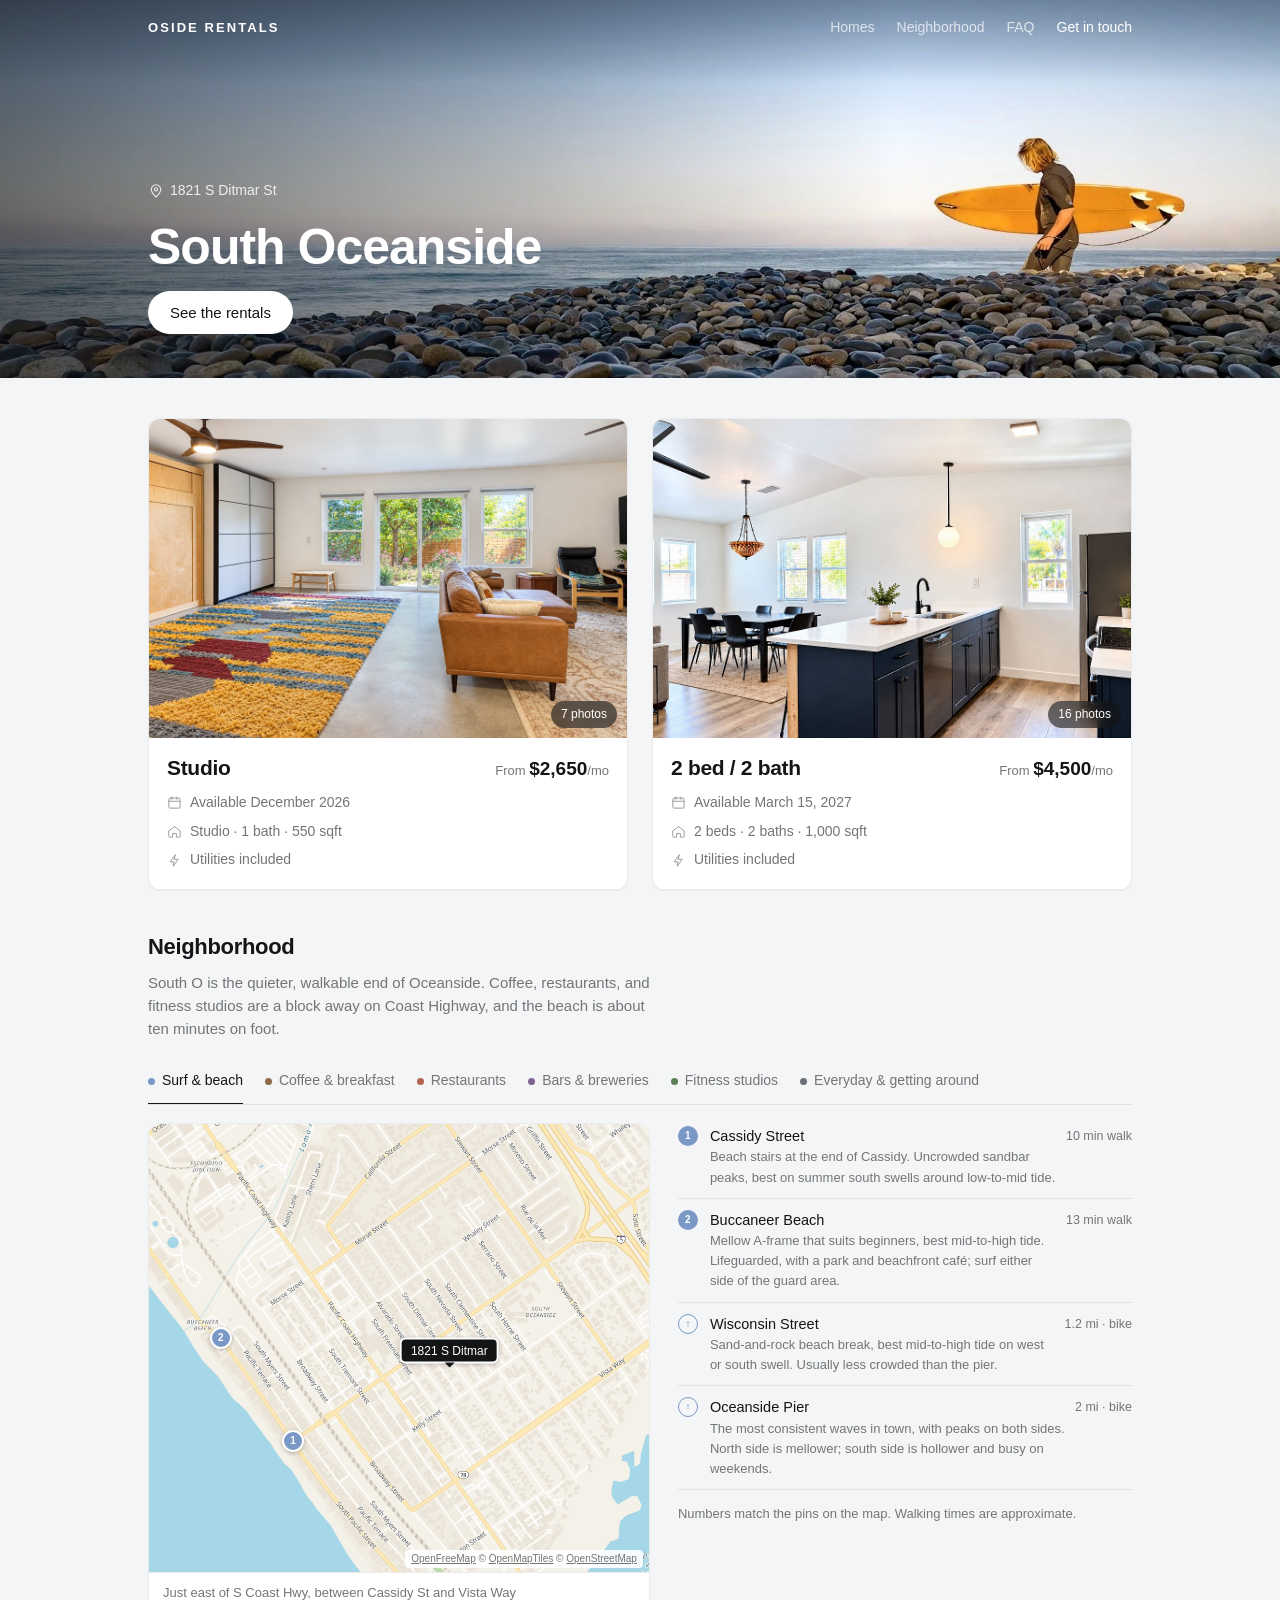
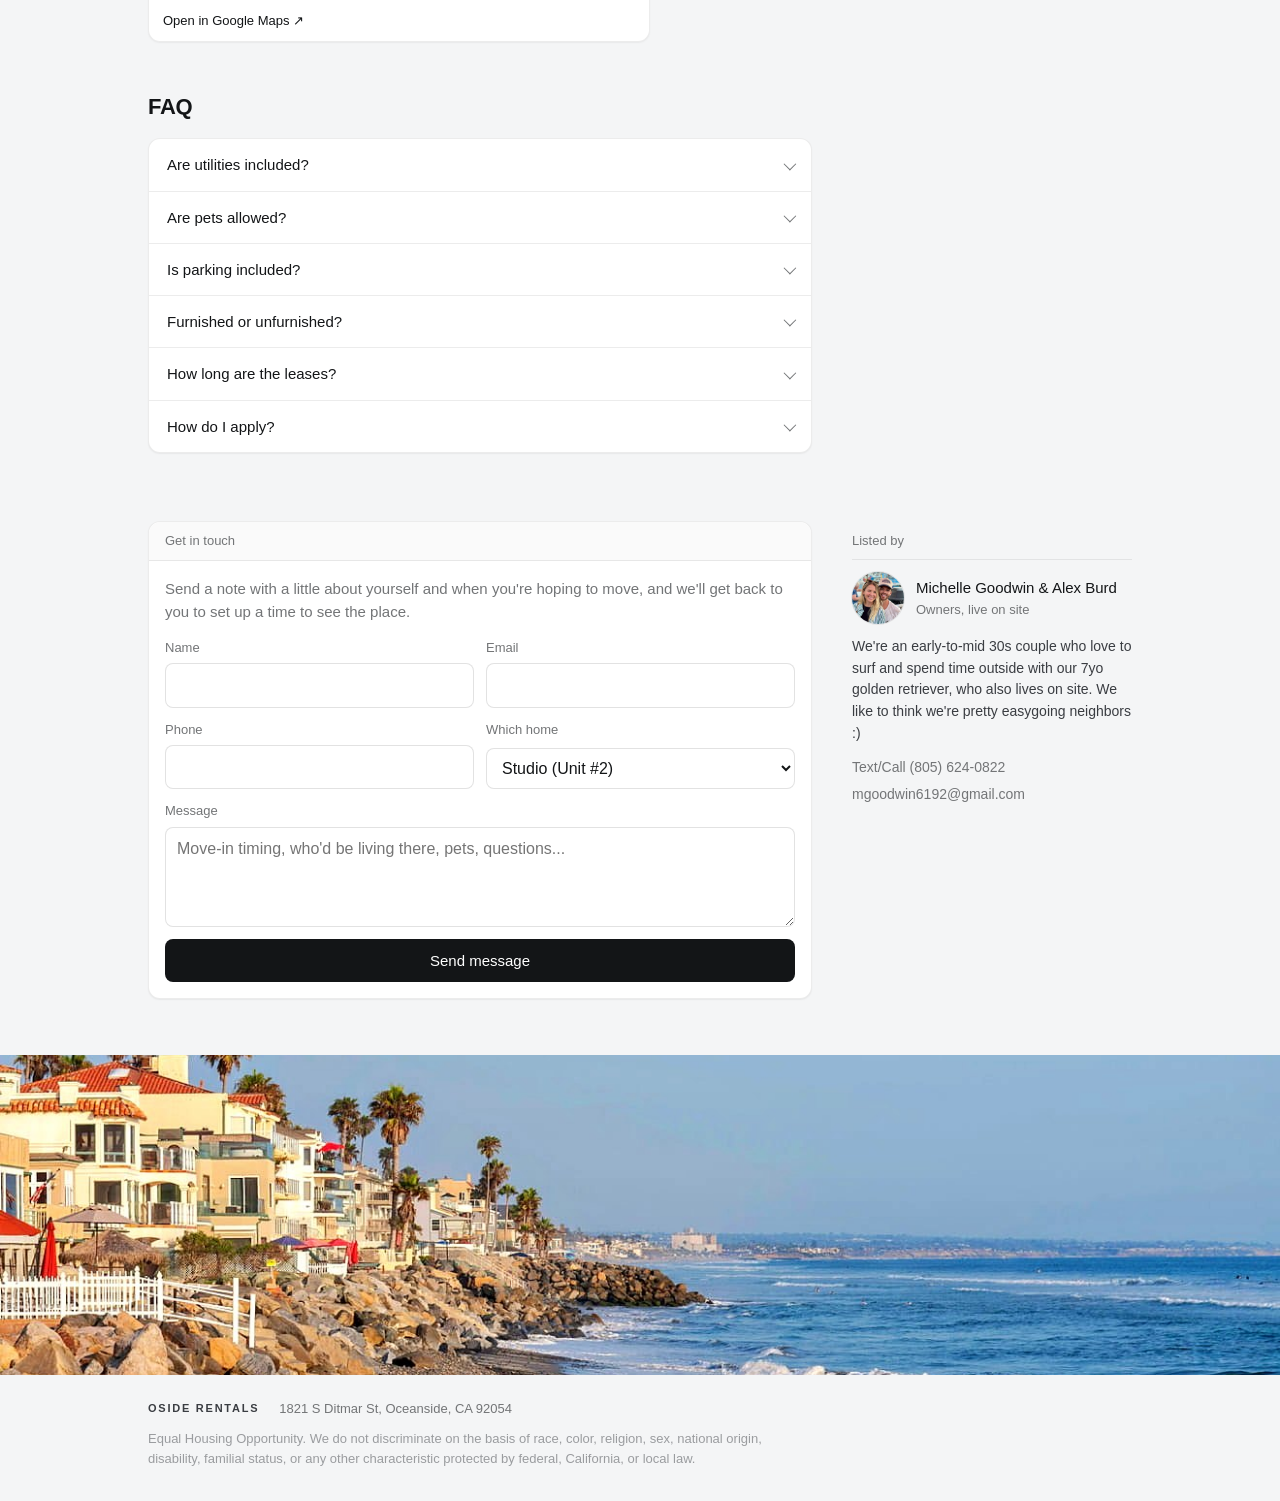
<file: index.html>
<!doctype html>
<html lang="en">
<head>
<meta charset="utf-8">
<meta name="viewport" content="width=device-width, initial-scale=1, viewport-fit=cover">
<title>Oside Rentals · 1821 S Ditmar St, South Oceanside</title>
<meta name="description" content="A 2 bed / 2 bath (from $4,500/mo) and a studio (from $2,650/mo) for rent in South Oceanside. Utilities included.">
<meta name="robots" content="noindex, nofollow">
<link rel="canonical" href="https://osiderentals.com/">
<meta property="og:type" content="website">
<meta property="og:site_name" content="Oside Rentals">
<meta property="og:title" content="Oside Rentals · 1821 S Ditmar St, South Oceanside">
<meta property="og:description" content="A 2 bed / 2 bath (from $4,500/mo) and a studio (from $2,650/mo) for rent in South Oceanside. Utilities included.">
<meta property="og:url" content="https://osiderentals.com/">
<meta property="og:image" content="https://osiderentals.com/preview.jpg">
<meta property="og:image:width" content="1200">
<meta property="og:image:height" content="630">
<meta name="twitter:card" content="summary_large_image">
<meta name="theme-color" content="#f4f5f6">
<link rel="icon" href="/favicon.svg?v=4" type="image/svg+xml">
<link rel="icon" href="/favicon-32.png?v=4" sizes="32x32" type="image/png">
<link rel="apple-touch-icon" href="/apple-touch-icon.png?v=4">
<link rel="stylesheet" href="/assets/site.css">
</head>
<body data-page="home">
<div class="hero">
  <img class="hero-photo" src="/hero-surf.jpg" alt="A surfer carrying a yellow board along a cobblestone beach at dawn" fetchpriority="high">
  <header class="site-header on-photo">
  <div class="wrap">
    <a class="wordmark" href="/">Oside Rentals</a>
    <nav class="nav" aria-label="Main">
      <a href="/#homes">Homes</a>
      <a href="/#neighborhood">Neighborhood</a>
      <a href="/#faq">FAQ</a>
      <a class="nav-cta" href="#contact">Get in touch</a>
    </nav>
  </div>
</header>
  <div class="wrap hero-content">
    <div class="hero-text">
      <a class="hero-meta" href="https://www.google.com/maps/search/?api=1&query=1821+S+Ditmar+St+Oceanside+CA+92054" target="_blank" rel="noopener" title="Open in Google Maps"><svg viewBox="0 0 24 24" fill="none" stroke="currentColor" stroke-width="1.6" stroke-linecap="round" stroke-linejoin="round" aria-hidden="true"><path d="M12 21s-7-6.2-7-11.5A7 7 0 0 1 19 9.5C19 14.8 12 21 12 21z"/><circle cx="12" cy="9.5" r="2.5"/></svg><span>1821 S Ditmar St</span></a>
      <h1>South Oceanside</h1>
      <a class="btn btn-light" href="#homes">See the rentals</a>
    </div>
  </div>
</div>

<main class="home-main">
  <section class="wrap" id="homes">
    <div class="homes">
      <a class="home-card" href="/homes/unit2">
        <div class="hc-img"><img src="/studio/s01.jpg" alt="Living area of the studio with garden views"><span class="hc-count">7 photos</span></div>
        <div class="hc-body">
          <div class="hc-title"><h3>Studio</h3><span class="hc-price"><small>From </small>$2,650<small>/mo</small></span></div>
          <div class="tl-meta"><svg viewBox="0 0 24 24" fill="none" stroke="currentColor" stroke-width="1.6" stroke-linecap="round" stroke-linejoin="round" aria-hidden="true"><rect x="3" y="5" width="18" height="16" rx="2"/><path d="M3 10h18M8 3v4M16 3v4"/></svg><span>Available December 2026</span></div>
          <div class="tl-meta"><svg viewBox="0 0 24 24" fill="none" stroke="currentColor" stroke-width="1.6" stroke-linecap="round" stroke-linejoin="round" aria-hidden="true"><path d="M3 11l9-7 9 7v9a1 1 0 0 1-1 1h-5v-6H9v6H4a1 1 0 0 1-1-1z"/></svg><span>Studio · 1 bath · 550 sqft</span></div>
          <div class="tl-meta"><svg viewBox="0 0 24 24" fill="none" stroke="currentColor" stroke-width="1.6" stroke-linecap="round" stroke-linejoin="round" aria-hidden="true"><path d="M13 3L5 14h6l-1 7 8-11h-6z"/></svg><span>Utilities included</span></div>
        </div>
      </a>
      <a class="home-card" href="/homes/unit1">
        <div class="hc-img"><img src="/01.jpg" alt="Kitchen and dining area of the 2 bed / 2 bath"><span class="hc-count">16 photos</span></div>
        <div class="hc-body">
          <div class="hc-title"><h3>2 bed / 2 bath</h3><span class="hc-price"><small>From </small>$4,500<small>/mo</small></span></div>
          <div class="tl-meta"><svg viewBox="0 0 24 24" fill="none" stroke="currentColor" stroke-width="1.6" stroke-linecap="round" stroke-linejoin="round" aria-hidden="true"><rect x="3" y="5" width="18" height="16" rx="2"/><path d="M3 10h18M8 3v4M16 3v4"/></svg><span>Available March 15, 2027</span></div>
          <div class="tl-meta"><svg viewBox="0 0 24 24" fill="none" stroke="currentColor" stroke-width="1.6" stroke-linecap="round" stroke-linejoin="round" aria-hidden="true"><path d="M3 11l9-7 9 7v9a1 1 0 0 1-1 1h-5v-6H9v6H4a1 1 0 0 1-1-1z"/></svg><span>2 beds · 2 baths · 1,000 sqft</span></div>
          <div class="tl-meta"><svg viewBox="0 0 24 24" fill="none" stroke="currentColor" stroke-width="1.6" stroke-linecap="round" stroke-linejoin="round" aria-hidden="true"><path d="M13 3L5 14h6l-1 7 8-11h-6z"/></svg><span>Utilities included</span></div>
        </div>
      </a>
    </div>
  </section>

  <section class="wrap sec" id="neighborhood">
    <h2 class="sec-title">Neighborhood</h2>
    <p class="muted sec-sub">South O is the quieter, walkable end of Oceanside. Coffee, restaurants, and fitness studios are a block away on Coast Highway, and the beach is about ten minutes on foot.</p>
    <div class="tabs" id="filters" role="tablist" aria-label="Neighborhood categories"></div>
    <div class="nbhd"><div class="card map-card">
          <div class="map" id="mapBox">
            <img src="/map-color.webp" alt="Street map of South Oceanside showing the homes on S Ditmar St, a block east of Coast Highway" width="960" height="860" loading="lazy">
            <span class="pin home" style="left:60.07%;top:55.04%">1821 S Ditmar</span>
            <div class="map-attrib"><a href="https://openfreemap.org" target="_blank" rel="noopener">OpenFreeMap</a> © <a href="https://www.openmaptiles.org/" target="_blank" rel="noopener">OpenMapTiles</a> © <a href="https://www.openstreetmap.org/copyright" target="_blank" rel="noopener">OpenStreetMap</a></div>
          </div>
          <div class="map-foot">
            <span class="muted">Just east of S Coast Hwy, between Cassidy St and Vista Way</span>
            <a href="https://www.google.com/maps/search/?api=1&query=1821+S+Ditmar+St+Oceanside+CA+92054" target="_blank" rel="noopener">Open in Google Maps ↗</a>
          </div>
        </div>
        <div><div class="groups" id="groups"></div>
        <p class="muted small" style="margin-top:14px">Numbers match the pins on the map. Walking times are approximate.</p></div></div>
  </section>

  <section class="wrap sec" id="faq">
    <h2 class="sec-title">FAQ</h2>
    <div class="card faq">
<details><summary>Are utilities included?</summary><p>Yes. Gas, electricity, water, trash, and sewer are included in the rent for both homes.</p></details>
<details><summary>Are pets allowed?</summary><p>Pets are negotiable. Mention your pet when you get in touch.</p></details>
<details><summary>Is parking included?</summary><p>Yes, off-street. The 2 bed / 2 bath has 2 dedicated spots and the studio has 1.</p></details>
<details><summary>Furnished or unfurnished?</summary><p>Either. Both homes can be rented furnished or unfurnished.</p></details>
<details><summary>How long are the leases?</summary><p>You can choose a 12, 6, or 3-month lease. Shorter leases cost a bit more per month, and each home&#x27;s page shows the pricing.</p></details>
<details><summary>How do I apply?</summary><p>Get in touch to set up a time to see the place, and we&#x27;ll share application details after that.</p></details>
    </div>
  </section>
</main>
<section class="contact" id="contact">
  <div class="wrap contact-wrap">
    <div class="card form-card">
      <div class="card-head"><span class="label">Get in touch</span></div>
      <div class="card-body">
        <p class="muted">Send a note with a little about yourself and when you're hoping to move, and we'll get back to you to set up a time to see the place.</p>
        <form class="form" id="tourForm" novalidate>
          <div class="form-row">
            <div class="field"><label for="f-name">Name</label><input id="f-name" name="name" autocomplete="name" required></div>
            <div class="field"><label for="f-email">Email</label><input id="f-email" name="email" type="email" autocomplete="email" required></div>
          </div>
          <div class="form-row">
            <div class="field"><label for="f-phone">Phone</label><input id="f-phone" name="phone" type="tel" autocomplete="tel"></div>
            <div class="field"><label for="f-unit">Which home</label><select id="f-unit" name="home"><option value="Studio (Unit #2)">Studio (Unit #2)</option>
<option value="2 bed / 2 bath (Unit #1)">2 bed / 2 bath (Unit #1)</option>
<option value="Either / not sure">Either / not sure</option></select></div>
          </div>
          <div class="field"><label for="f-msg">Message</label><textarea id="f-msg" name="message" placeholder="Move-in timing, who'd be living there, pets, questions..."></textarea></div>
          <input class="hp" type="text" name="_gotcha" tabindex="-1" autocomplete="off" aria-hidden="true">
          <input type="hidden" name="_subject" value="Rental inquiry: 1821 S Ditmar">
          <button class="btn btn-block" type="submit">Send message</button>
          <div class="form-status" id="formStatus" hidden role="status"></div>
        </form>
      </div>
    </div>
    <div class="contact-side">
      <div class="host">
          <div class="label">Listed by</div>
          <div class="host-row"><img class="avatar-photo" src="/owners.jpg" alt="Michelle and Alex"><div><b>Michelle Goodwin &amp; Alex Burd</b><span>Owners, live on site</span></div></div>
          <p class="host-bio">We're an early-to-mid 30s couple who love to surf and spend time outside with our 7yo golden retriever, who also lives on site. We like to think we're pretty easygoing neighbors :)</p>
          <ul class="contact-list">
            <li>Text/Call <a href="tel:+18056240822">(805) 624-0822</a></li>
            <li><a href="mailto:mgoodwin6192@gmail.com?subject=1821%20S%20Ditmar%20rental">mgoodwin6192@gmail.com</a></li>
          </ul>
        </div>
    </div>
  </div>
</section>
<div class="photo-band" aria-hidden="true"><img src="/hero-coast.jpg" alt="" loading="lazy"></div>
<footer class="site-footer">
  <div class="wrap">
    <div class="footer-row">
      <a class="wordmark" href="/">Oside Rentals</a>
      <span>1821 S Ditmar St, Oceanside, CA 92054</span>
    </div>
    <p class="eho">Equal Housing Opportunity. We do not discriminate on the basis of race, color, religion, sex, national origin, disability, familial status, or any other characteristic protected by federal, California, or local law.</p>
  </div>
</footer>
<script src="/assets/site.js" defer></script>
</body>
</html>
</file>
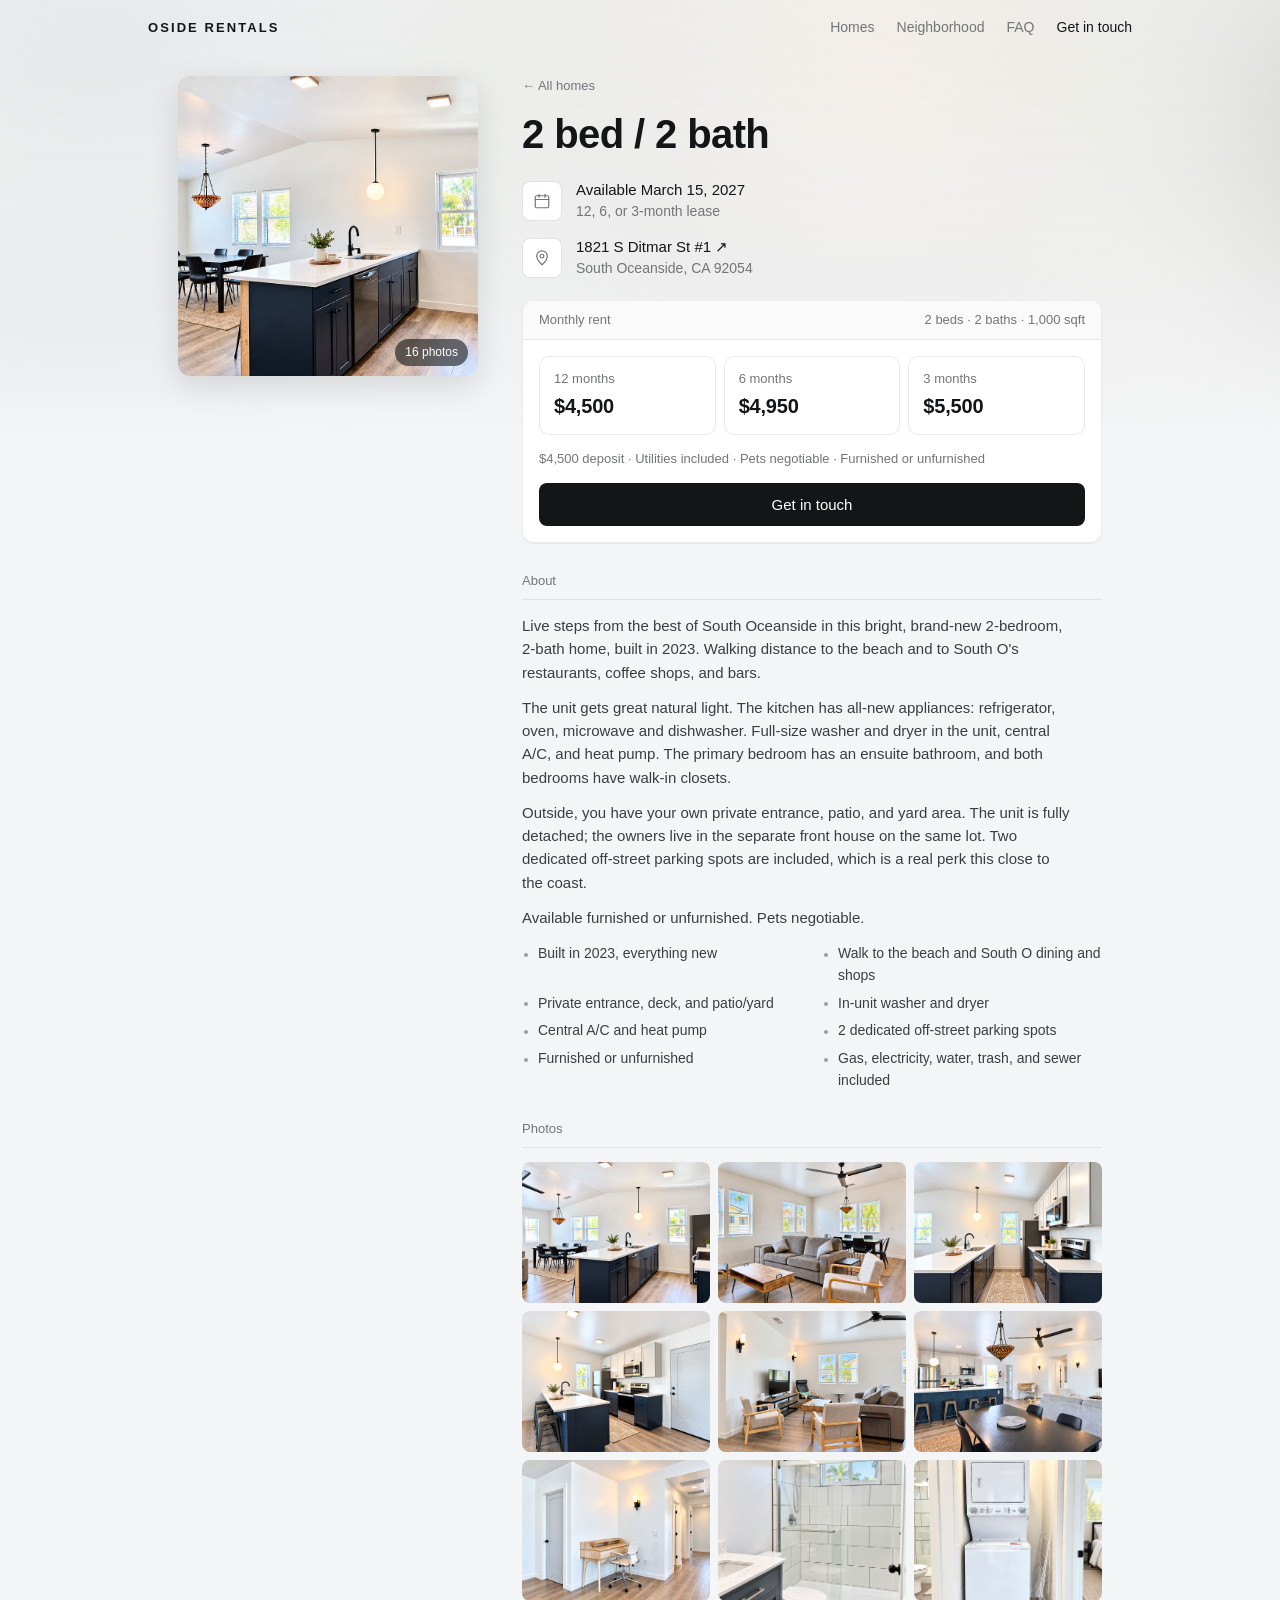
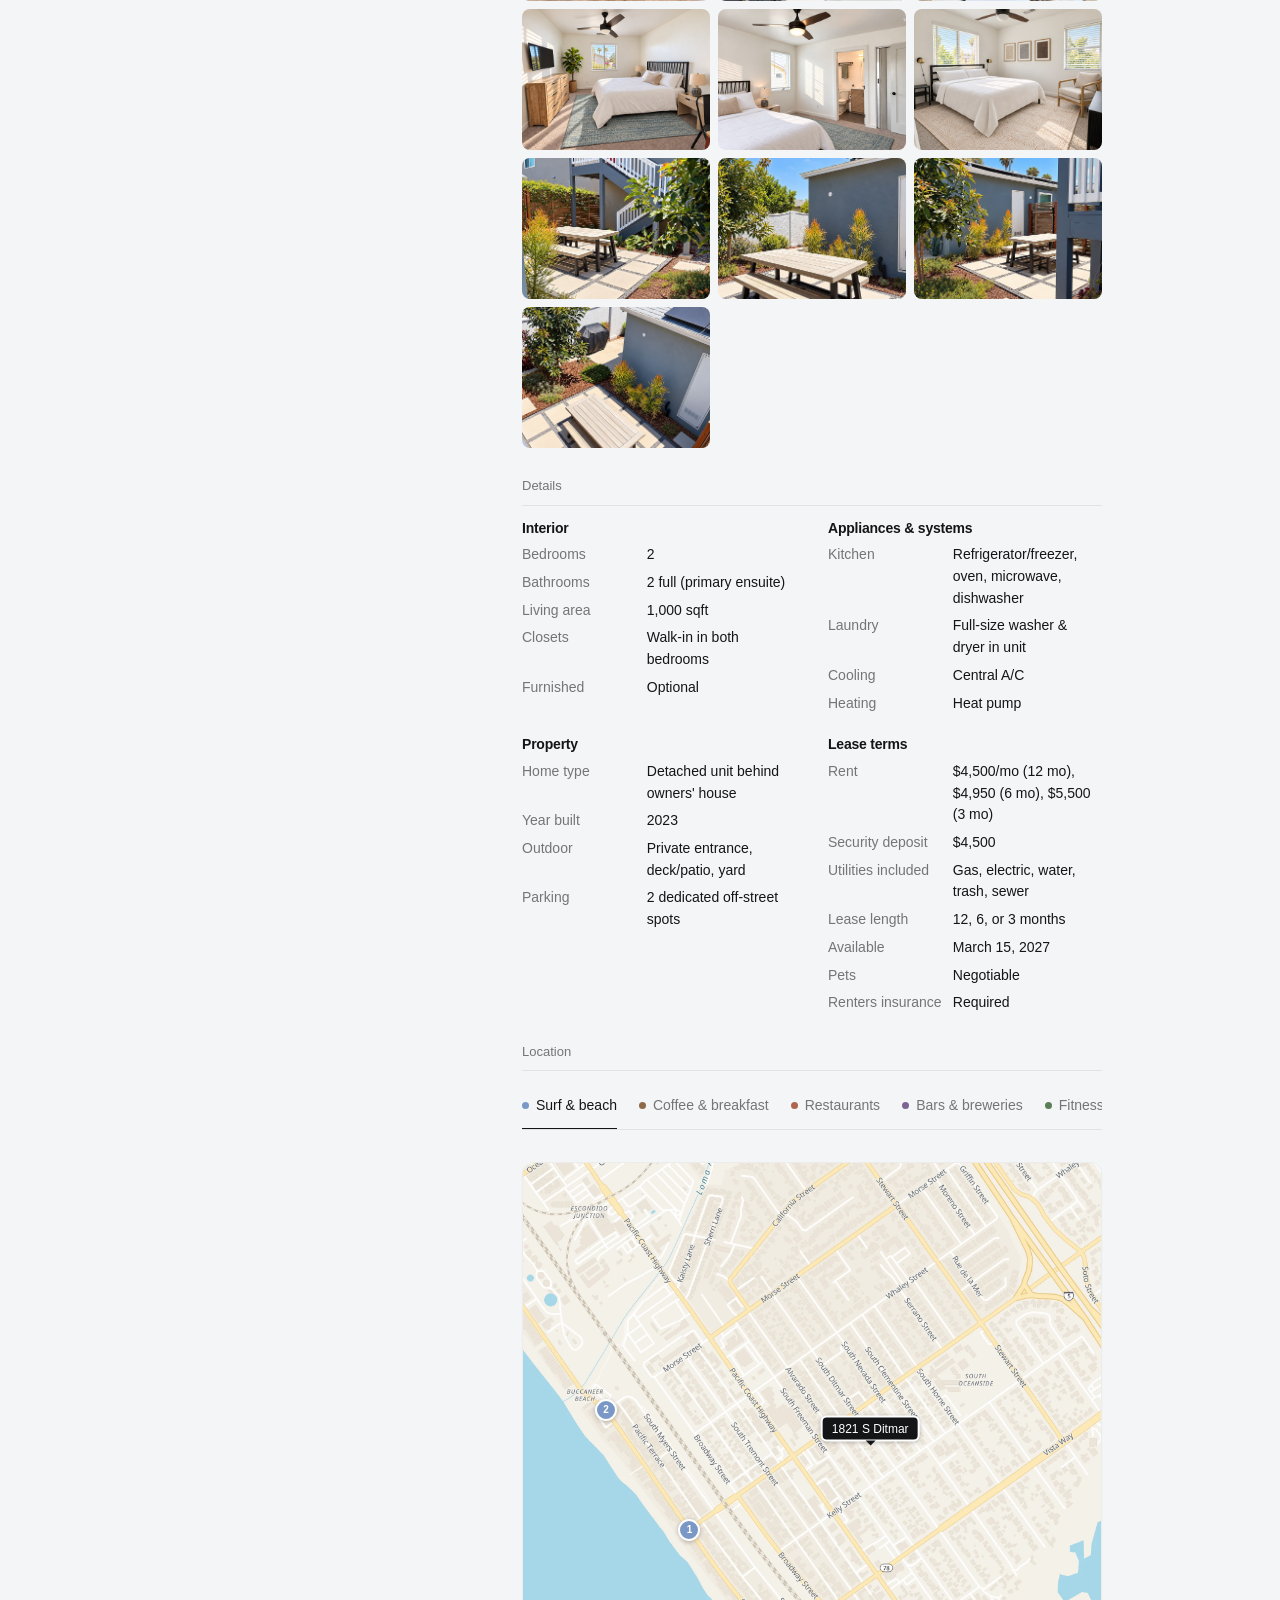
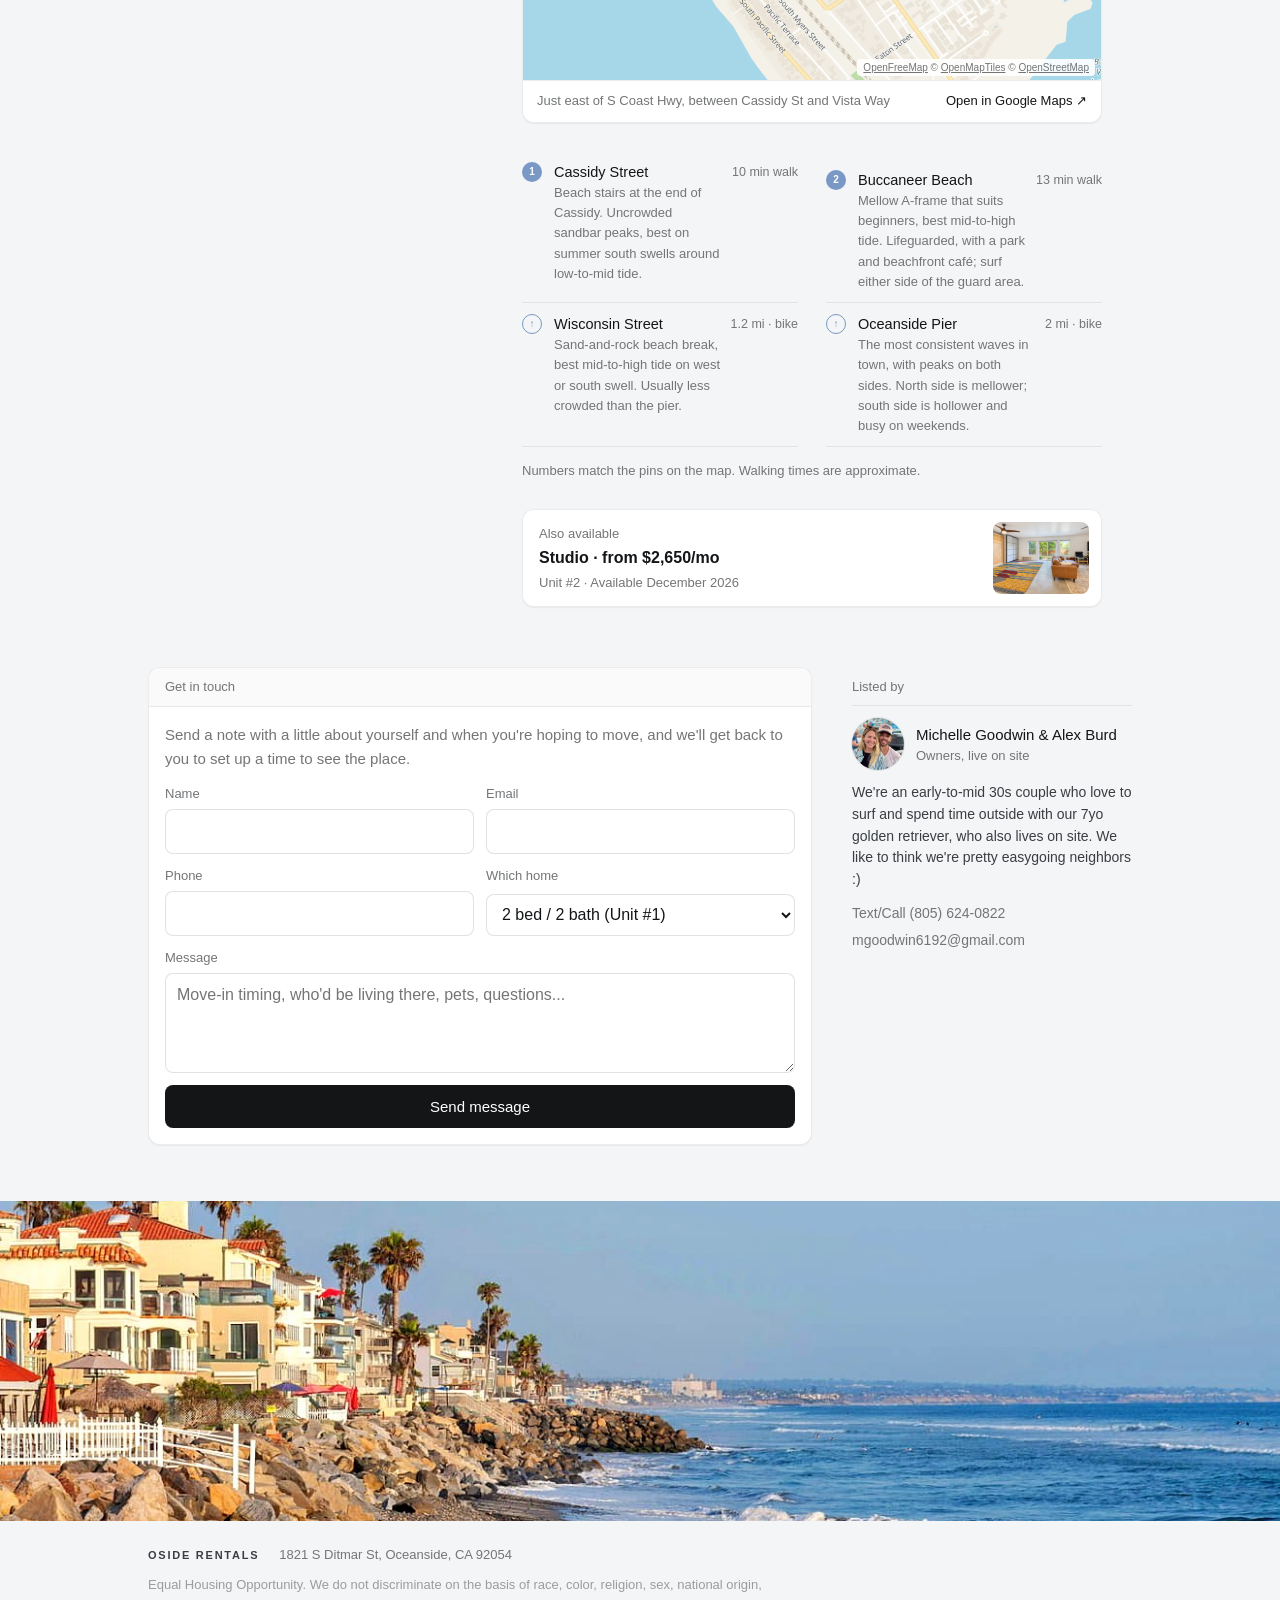
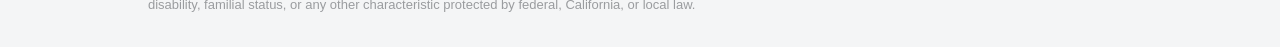
<file: unit1.html>
<!doctype html>
<html lang="en">
<head>
<meta charset="utf-8">
<meta name="viewport" content="width=device-width, initial-scale=1, viewport-fit=cover">
<title>2 bed / 2 bath for rent · from $4,500/mo · 1821 S Ditmar St</title>
<meta name="description" content="2 bed / 2 bath at 1821 S Ditmar St in South Oceanside. From $4,500/mo, available March 15, 2027. Utilities included.">
<meta name="robots" content="noindex, nofollow">
<link rel="canonical" href="https://osiderentals.com/homes/unit1">
<meta property="og:type" content="website">
<meta property="og:site_name" content="Oside Rentals">
<meta property="og:title" content="2 bed / 2 bath for rent · from $4,500/mo · 1821 S Ditmar St">
<meta property="og:description" content="2 bed / 2 bath at 1821 S Ditmar St in South Oceanside. From $4,500/mo, available March 15, 2027. Utilities included.">
<meta property="og:url" content="https://osiderentals.com/homes/unit1">
<meta property="og:image" content="https://osiderentals.com/01.jpg">
<meta property="og:image:width" content="1024">
<meta property="og:image:height" content="768">
<meta name="twitter:card" content="summary_large_image">
<meta name="theme-color" content="#f4f5f6">
<link rel="icon" href="/favicon.svg?v=4" type="image/svg+xml">
<link rel="icon" href="/favicon-32.png?v=4" sizes="32x32" type="image/png">
<link rel="apple-touch-icon" href="/apple-touch-icon.png?v=4">
<link rel="stylesheet" href="/assets/site.css">
</head>
<body data-page="unit" class="has-mbar">
<div class="tint" aria-hidden="true"><img src="/01.jpg" alt=""></div>
<header class="site-header">
  <div class="wrap">
    <a class="wordmark" href="/">Oside Rentals</a>
    <nav class="nav" aria-label="Main">
      <a href="/#homes">Homes</a>
      <a href="/#neighborhood">Neighborhood</a>
      <a href="/#faq">FAQ</a>
      <a class="nav-cta" href="#contact">Get in touch</a>
    </nav>
  </div>
</header>
<main class="wrap unit">
  <div class="unit-left">
    <button class="cover" type="button" data-i="0" aria-label="Open photos"><img src="/01.jpg" alt="Kitchen and dining" fetchpriority="high"><span class="cover-count">16 photos</span></button>
  </div>

  <div class="unit-right">
    <a class="crumb" href="/#homes">← All homes</a>
    <h1>2 bed / 2 bath</h1>
    <div class="rows">
      <div class="row"><div class="ibox"><svg viewBox="0 0 24 24" fill="none" stroke="currentColor" stroke-width="1.6" stroke-linecap="round" stroke-linejoin="round" aria-hidden="true"><rect x="3" y="5" width="18" height="16" rx="2"/><path d="M3 10h18M8 3v4M16 3v4"/></svg></div><div><b>Available March 15, 2027</b><span>12, 6, or 3-month lease</span></div></div>
      <div class="row"><div class="ibox"><svg viewBox="0 0 24 24" fill="none" stroke="currentColor" stroke-width="1.6" stroke-linecap="round" stroke-linejoin="round" aria-hidden="true"><path d="M12 21s-7-6.2-7-11.5A7 7 0 0 1 19 9.5C19 14.8 12 21 12 21z"/><circle cx="12" cy="9.5" r="2.5"/></svg></div><div><a class="addr" href="https://www.google.com/maps/search/?api=1&query=1821+S+Ditmar+St+Oceanside+CA+92054" target="_blank" rel="noopener">1821 S Ditmar St #1 ↗</a><span>South Oceanside, CA 92054</span></div></div>
    </div>

    <div class="card rent-card">
      <div class="card-head"><span class="label">Monthly rent</span><span class="label">2 beds · 2 baths · 1,000 sqft</span></div>
      <div class="card-body">
        <div class="tiers"><div><span>12 months</span><b>$4,500</b></div><div><span>6 months</span><b>$4,950</b></div><div><span>3 months</span><b>$5,500</b></div></div>
        <p class="rent-note">$4,500 deposit · Utilities included · Pets negotiable · Furnished or unfurnished</p>
        <a class="btn btn-block" href="#contact">Get in touch</a>
      </div>
    </div>

    <section class="u-sec"><div class="label sec-label">About</div><div class="desc"><p>Live steps from the best of South Oceanside in this bright, brand-new 2-bedroom, 2-bath home, built in 2023. Walking distance to the beach and to South O&#x27;s restaurants, coffee shops, and bars.</p><p>The unit gets great natural light. The kitchen has all-new appliances: refrigerator, oven, microwave and dishwasher. Full-size washer and dryer in the unit, central A/C, and heat pump. The primary bedroom has an ensuite bathroom, and both bedrooms have walk-in closets.</p><p>Outside, you have your own private entrance, patio, and yard area. The unit is fully detached; the owners live in the separate front house on the same lot. Two dedicated off-street parking spots are included, which is a real perk this close to the coast.</p><p>Available furnished or unfurnished. Pets negotiable.</p></div><ul class="bullets"><li>Built in 2023, everything new</li><li>Walk to the beach and South O dining and shops</li><li>Private entrance, deck, and patio/yard</li><li>In-unit washer and dryer</li><li>Central A/C and heat pump</li><li>2 dedicated off-street parking spots</li><li>Furnished or unfurnished</li><li>Gas, electricity, water, trash, and sewer included</li></ul></section>
    <section class="u-sec"><div class="label sec-label">Photos</div><div class="thumbs" id="thumbs"><button type="button" data-i="0" aria-label="Open photo 1: Kitchen and dining"><img src="/01.jpg" alt="Kitchen and dining" loading="lazy"></button><button type="button" data-i="1" aria-label="Open photo 2: Living room"><img src="/02.jpg" alt="Living room" loading="lazy"></button><button type="button" data-i="2" aria-label="Open photo 3: Kitchen"><img src="/03.jpg" alt="Kitchen" loading="lazy"></button><button type="button" data-i="3" aria-label="Open photo 4: Kitchen and entry"><img src="/04.jpg" alt="Kitchen and entry" loading="lazy"></button><button type="button" data-i="4" aria-label="Open photo 5: Living room"><img src="/05.jpg" alt="Living room" loading="lazy"></button><button type="button" data-i="5" aria-label="Open photo 6: Dining area"><img src="/06.jpg" alt="Dining area" loading="lazy"></button><button type="button" data-i="6" aria-label="Open photo 7: Hallway desk nook + storage closet"><img src="/07.jpg" alt="Hallway desk nook + storage closet" loading="lazy"></button><button type="button" data-i="7" aria-label="Open photo 8: Bathroom"><img src="/08.jpg" alt="Bathroom" loading="lazy"></button><button type="button" data-i="8" aria-label="Open photo 9: Laundry"><img src="/09.jpg" alt="Laundry" loading="lazy"></button><button type="button" data-i="9" aria-label="Open photo 10: Primary bedroom"><img src="/10.jpg" alt="Primary bedroom" loading="lazy"></button><button type="button" data-i="10" aria-label="Open photo 11: Primary bedroom and ensuite"><img src="/11.jpg" alt="Primary bedroom and ensuite" loading="lazy"></button><button type="button" data-i="11" aria-label="Open photo 12: Second bedroom"><img src="/12.jpg" alt="Second bedroom" loading="lazy"></button><button type="button" data-i="12" aria-label="Open photo 13: Patio"><img src="/13.jpg" alt="Patio" loading="lazy"></button><button type="button" data-i="13" aria-label="Open photo 14: Patio and yard"><img src="/14.jpg" alt="Patio and yard" loading="lazy"></button><button type="button" data-i="14" aria-label="Open photo 15: Yard"><img src="/15.jpg" alt="Yard" loading="lazy"></button><button type="button" data-i="15" aria-label="Open photo 16: Patio"><img src="/16.jpg" alt="Patio" loading="lazy"></button></div></section>
    <section class="u-sec"><div class="label sec-label">Details</div><div class="facts"><div><h3>Interior</h3><dl><div><dt>Bedrooms</dt><dd>2</dd></div><div><dt>Bathrooms</dt><dd>2 full (primary ensuite)</dd></div><div><dt>Living area</dt><dd>1,000 sqft</dd></div><div><dt>Closets</dt><dd>Walk-in in both bedrooms</dd></div><div><dt>Furnished</dt><dd>Optional</dd></div></dl></div><div><h3>Appliances &amp; systems</h3><dl><div><dt>Kitchen</dt><dd>Refrigerator/freezer, oven, microwave, dishwasher</dd></div><div><dt>Laundry</dt><dd>Full-size washer &amp; dryer in unit</dd></div><div><dt>Cooling</dt><dd>Central A/C</dd></div><div><dt>Heating</dt><dd>Heat pump</dd></div></dl></div><div><h3>Property</h3><dl><div><dt>Home type</dt><dd>Detached unit behind owners&#x27; house</dd></div><div><dt>Year built</dt><dd>2023</dd></div><div><dt>Outdoor</dt><dd>Private entrance, deck/patio, yard</dd></div><div><dt>Parking</dt><dd>2 dedicated off-street spots</dd></div></dl></div><div><h3>Lease terms</h3><dl><div><dt>Rent</dt><dd>$4,500/mo (12 mo), $4,950 (6 mo), $5,500 (3 mo)</dd></div><div><dt>Security deposit</dt><dd>$4,500</dd></div><div><dt>Utilities included</dt><dd>Gas, electric, water, trash, sewer</dd></div><div><dt>Lease length</dt><dd>12, 6, or 3 months</dd></div><div><dt>Available</dt><dd>March 15, 2027</dd></div><div><dt>Pets</dt><dd>Negotiable</dd></div><div><dt>Renters insurance</dt><dd>Required</dd></div></dl></div></div></section>
    <section class="u-sec" id="neighborhood"><div class="label sec-label">Location</div><div class="tabs" id="filters" role="tablist" aria-label="Neighborhood categories"></div><div class="card map-card">
          <div class="map" id="mapBox">
            <img src="/map-color.webp" alt="Street map of South Oceanside showing the homes on S Ditmar St, a block east of Coast Highway" width="960" height="860" loading="lazy">
            <span class="pin home" style="left:60.07%;top:55.04%">1821 S Ditmar</span>
            <div class="map-attrib"><a href="https://openfreemap.org" target="_blank" rel="noopener">OpenFreeMap</a> © <a href="https://www.openmaptiles.org/" target="_blank" rel="noopener">OpenMapTiles</a> © <a href="https://www.openstreetmap.org/copyright" target="_blank" rel="noopener">OpenStreetMap</a></div>
          </div>
          <div class="map-foot">
            <span class="muted">Just east of S Coast Hwy, between Cassidy St and Vista Way</span>
            <a href="https://www.google.com/maps/search/?api=1&query=1821+S+Ditmar+St+Oceanside+CA+92054" target="_blank" rel="noopener">Open in Google Maps ↗</a>
          </div>
        </div><div><div class="groups" id="groups"></div>
        <p class="muted small" style="margin-top:14px">Numbers match the pins on the map. Walking times are approximate.</p></div></section>
    <a class="card also" href="/homes/unit2">
      <div><span class="label">Also available</span><b>Studio · from $2,650/mo</b><span class="muted small">Unit #2 · Available December 2026</span></div>
      <img src="/studio/s01.jpg" alt="">
    </a>
  </div>
</main>
<section class="contact" id="contact">
  <div class="wrap contact-wrap">
    <div class="card form-card">
      <div class="card-head"><span class="label">Get in touch</span></div>
      <div class="card-body">
        <p class="muted">Send a note with a little about yourself and when you're hoping to move, and we'll get back to you to set up a time to see the place.</p>
        <form class="form" id="tourForm" novalidate>
          <div class="form-row">
            <div class="field"><label for="f-name">Name</label><input id="f-name" name="name" autocomplete="name" required></div>
            <div class="field"><label for="f-email">Email</label><input id="f-email" name="email" type="email" autocomplete="email" required></div>
          </div>
          <div class="form-row">
            <div class="field"><label for="f-phone">Phone</label><input id="f-phone" name="phone" type="tel" autocomplete="tel"></div>
            <div class="field"><label for="f-unit">Which home</label><select id="f-unit" name="home"><option value="2 bed / 2 bath (Unit #1)" selected>2 bed / 2 bath (Unit #1)</option>
<option value="Studio (Unit #2)">Studio (Unit #2)</option>
<option value="Either / not sure">Either / not sure</option></select></div>
          </div>
          <div class="field"><label for="f-msg">Message</label><textarea id="f-msg" name="message" placeholder="Move-in timing, who'd be living there, pets, questions..."></textarea></div>
          <input class="hp" type="text" name="_gotcha" tabindex="-1" autocomplete="off" aria-hidden="true">
          <input type="hidden" name="_subject" value="Rental inquiry: 1821 S Ditmar">
          <button class="btn btn-block" type="submit">Send message</button>
          <div class="form-status" id="formStatus" hidden role="status"></div>
        </form>
      </div>
    </div>
    <div class="contact-side">
      <div class="host">
          <div class="label">Listed by</div>
          <div class="host-row"><img class="avatar-photo" src="/owners.jpg" alt="Michelle and Alex"><div><b>Michelle Goodwin &amp; Alex Burd</b><span>Owners, live on site</span></div></div>
          <p class="host-bio">We're an early-to-mid 30s couple who love to surf and spend time outside with our 7yo golden retriever, who also lives on site. We like to think we're pretty easygoing neighbors :)</p>
          <ul class="contact-list">
            <li>Text/Call <a href="tel:+18056240822">(805) 624-0822</a></li>
            <li><a href="mailto:mgoodwin6192@gmail.com?subject=1821%20S%20Ditmar%20rental">mgoodwin6192@gmail.com</a></li>
          </ul>
        </div>
    </div>
  </div>
</section>
<div class="photo-band" aria-hidden="true"><img src="/hero-coast.jpg" alt="" loading="lazy"></div>
<footer class="site-footer">
  <div class="wrap">
    <div class="footer-row">
      <a class="wordmark" href="/">Oside Rentals</a>
      <span>1821 S Ditmar St, Oceanside, CA 92054</span>
    </div>
    <p class="eho">Equal Housing Opportunity. We do not discriminate on the basis of race, color, religion, sex, national origin, disability, familial status, or any other characteristic protected by federal, California, or local law.</p>
  </div>
</footer>
<div class="mbar"><div><div class="p"><small>From </small>$4,500<small>/mo</small></div><div class="s">Available Mar 15, 2027</div></div><a class="btn" href="#contact">Get in touch</a></div>

<div class="lb" id="lb" hidden role="dialog" aria-modal="true" aria-label="Photo viewer">
  <div class="lb-top"><div class="cap" id="lbCap"></div><button class="lb-x" id="lbClose" type="button" aria-label="Close photos">×</button></div>
  <div class="lb-stage" id="lbStage">
    <button class="lb-nav lb-prev" id="lbPrev" type="button" aria-label="Previous photo"><svg viewBox="0 0 24 24" fill="none" stroke="currentColor" stroke-width="2"><path d="M15 5l-7 7 7 7"/></svg></button>
    <img id="lbImg" alt="">
    <button class="lb-nav lb-next" id="lbNext" type="button" aria-label="Next photo"><svg viewBox="0 0 24 24" fill="none" stroke="currentColor" stroke-width="2"><path d="M9 5l7 7-7 7"/></svg></button>
  </div>
  <div class="lb-strip" id="lbStrip"></div>
</div>
<script>window.PHOTOS=[["/01.jpg","Kitchen and dining"],["/02.jpg","Living room"],["/03.jpg","Kitchen"],["/04.jpg","Kitchen and entry"],["/05.jpg","Living room"],["/06.jpg","Dining area"],["/07.jpg","Hallway desk nook + storage closet"],["/08.jpg","Bathroom"],["/09.jpg","Laundry"],["/10.jpg","Primary bedroom"],["/11.jpg","Primary bedroom and ensuite"],["/12.jpg","Second bedroom"],["/13.jpg","Patio"],["/14.jpg","Patio and yard"],["/15.jpg","Yard"],["/16.jpg","Patio"]];</script>
<script src="/assets/site.js" defer></script>
</body>
</html>
</file>
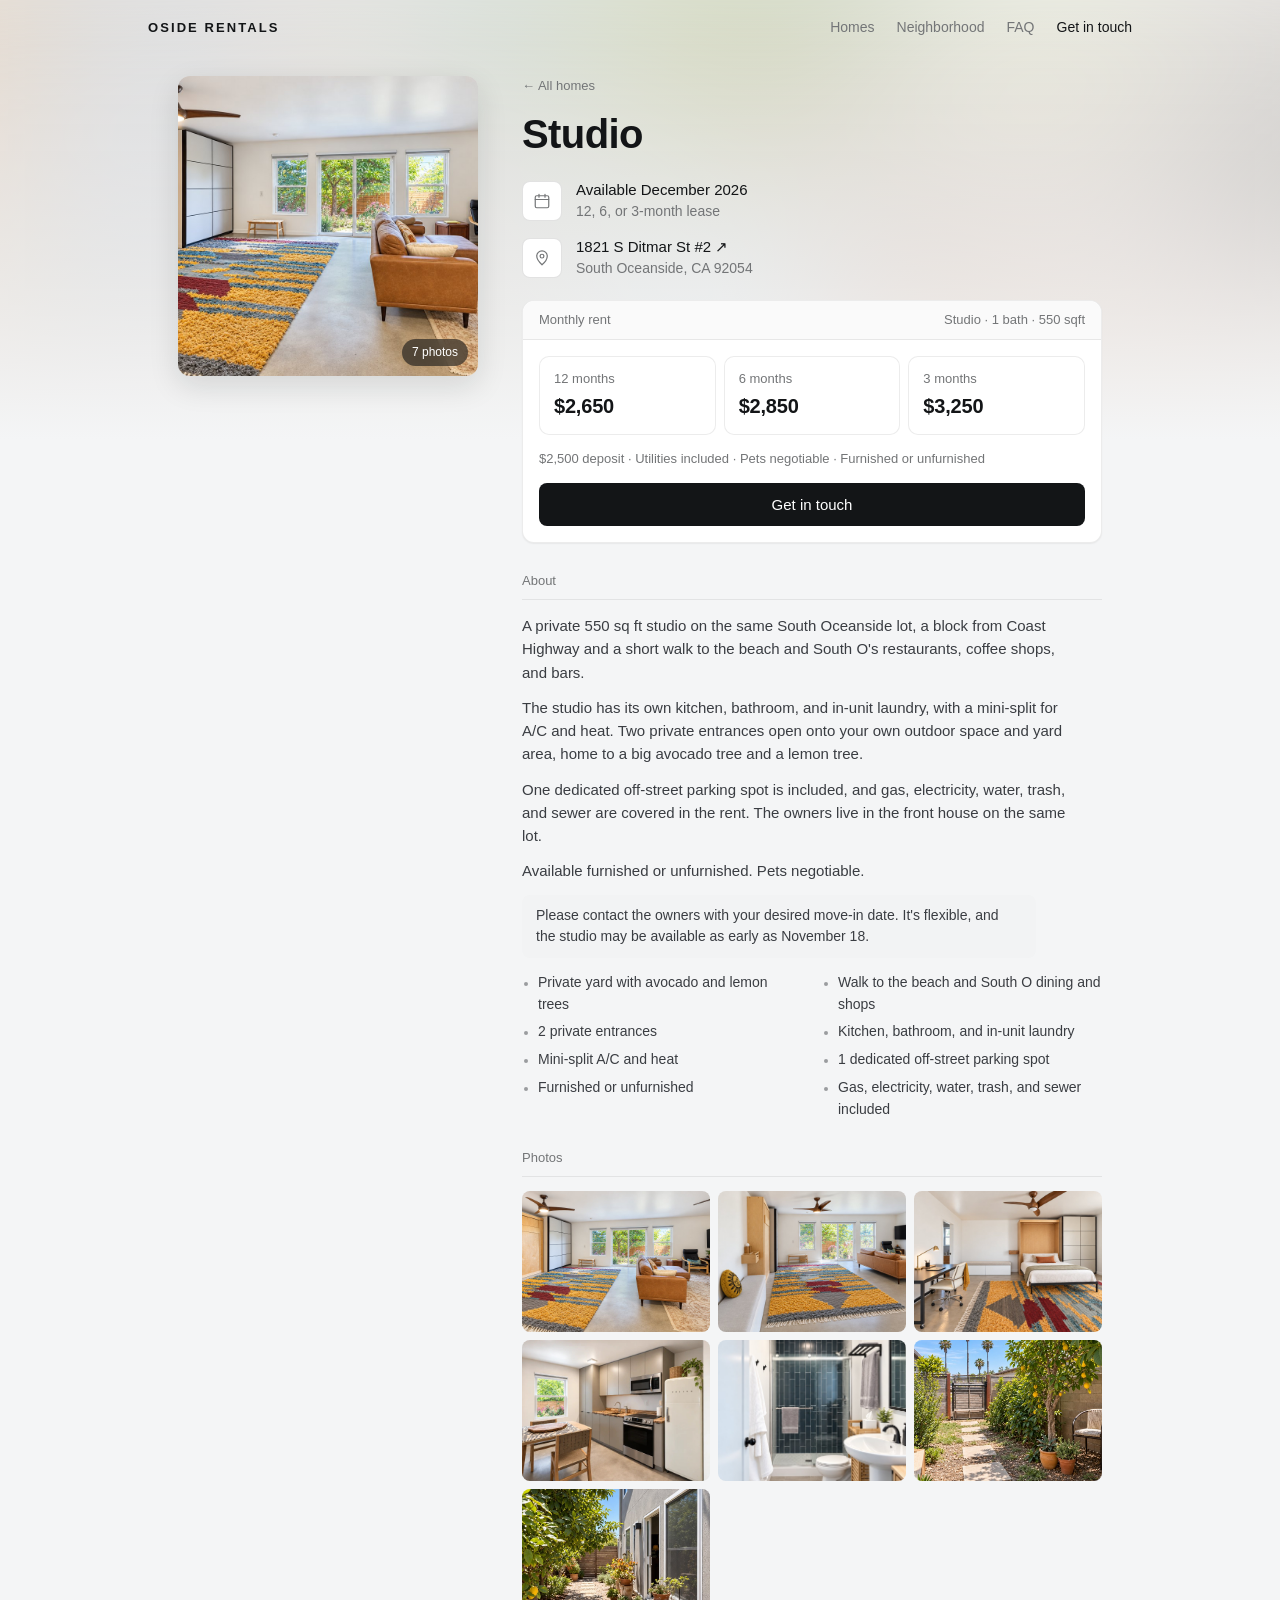
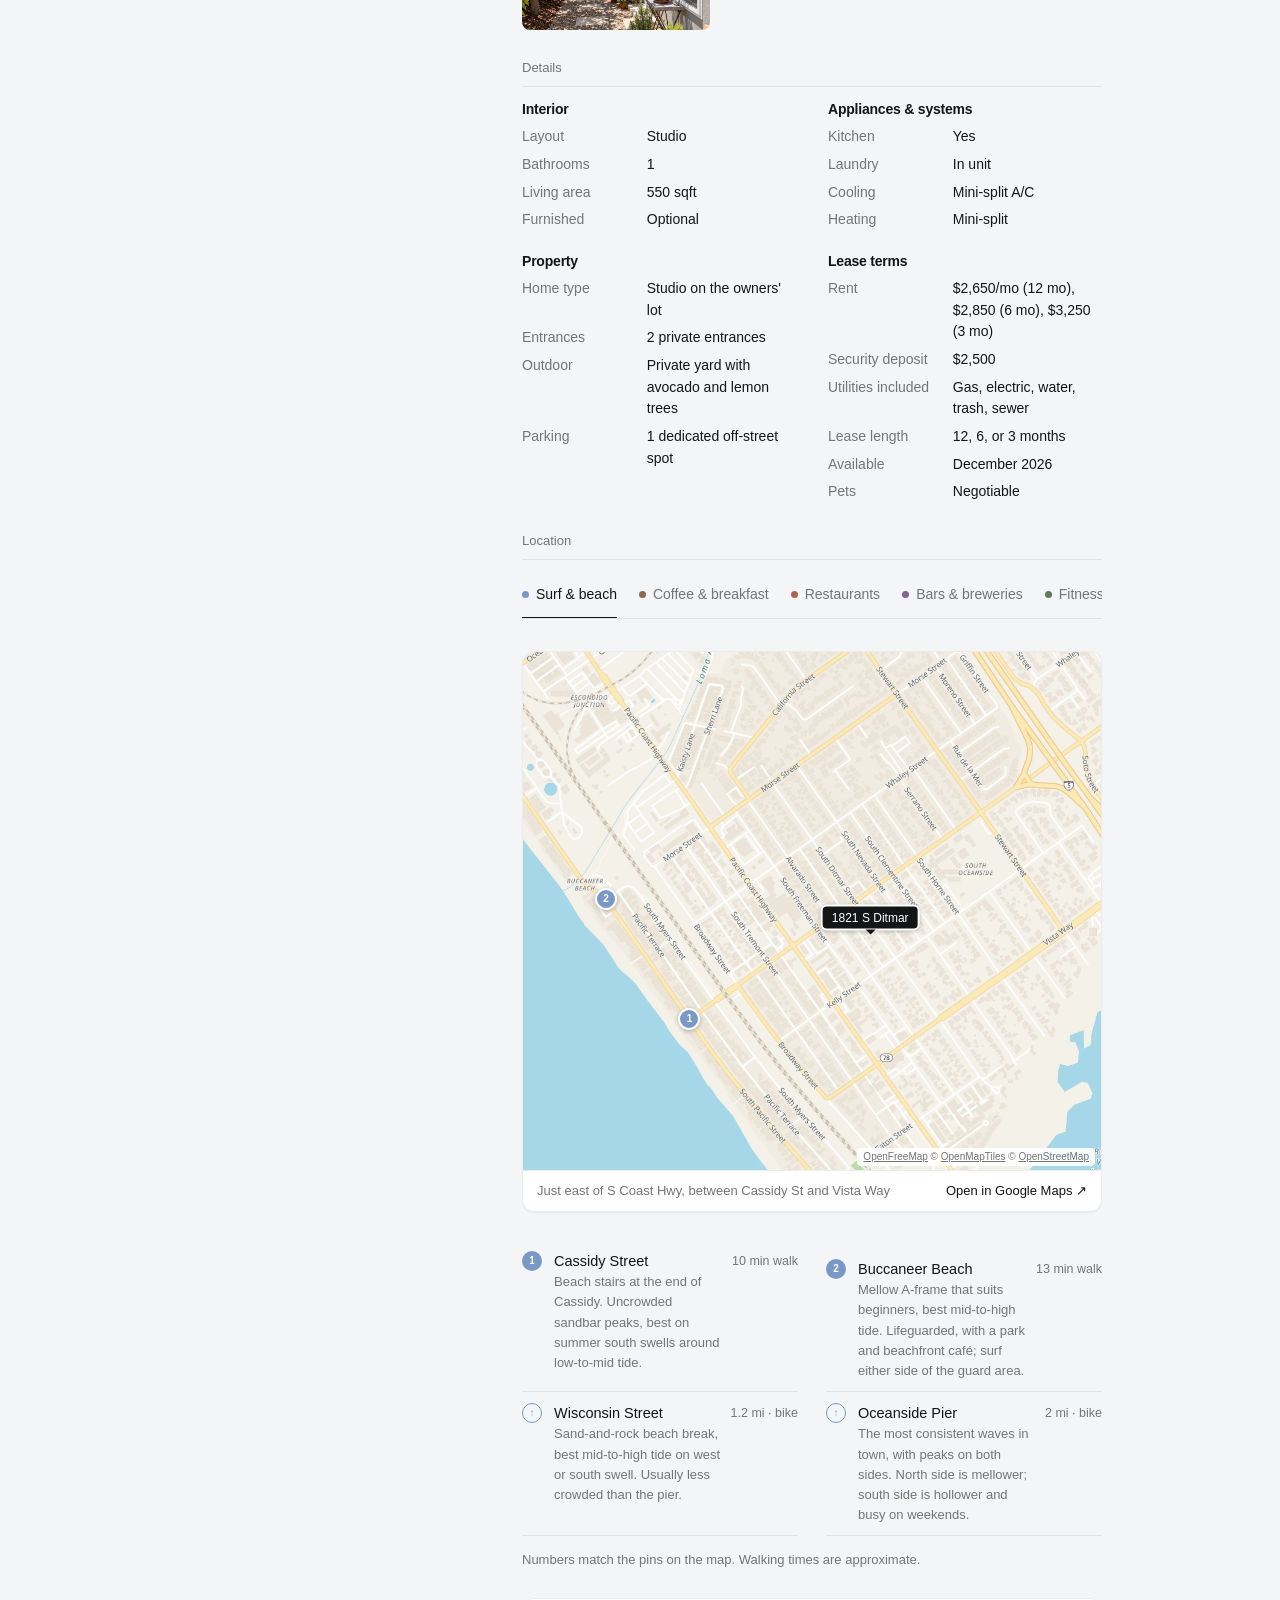
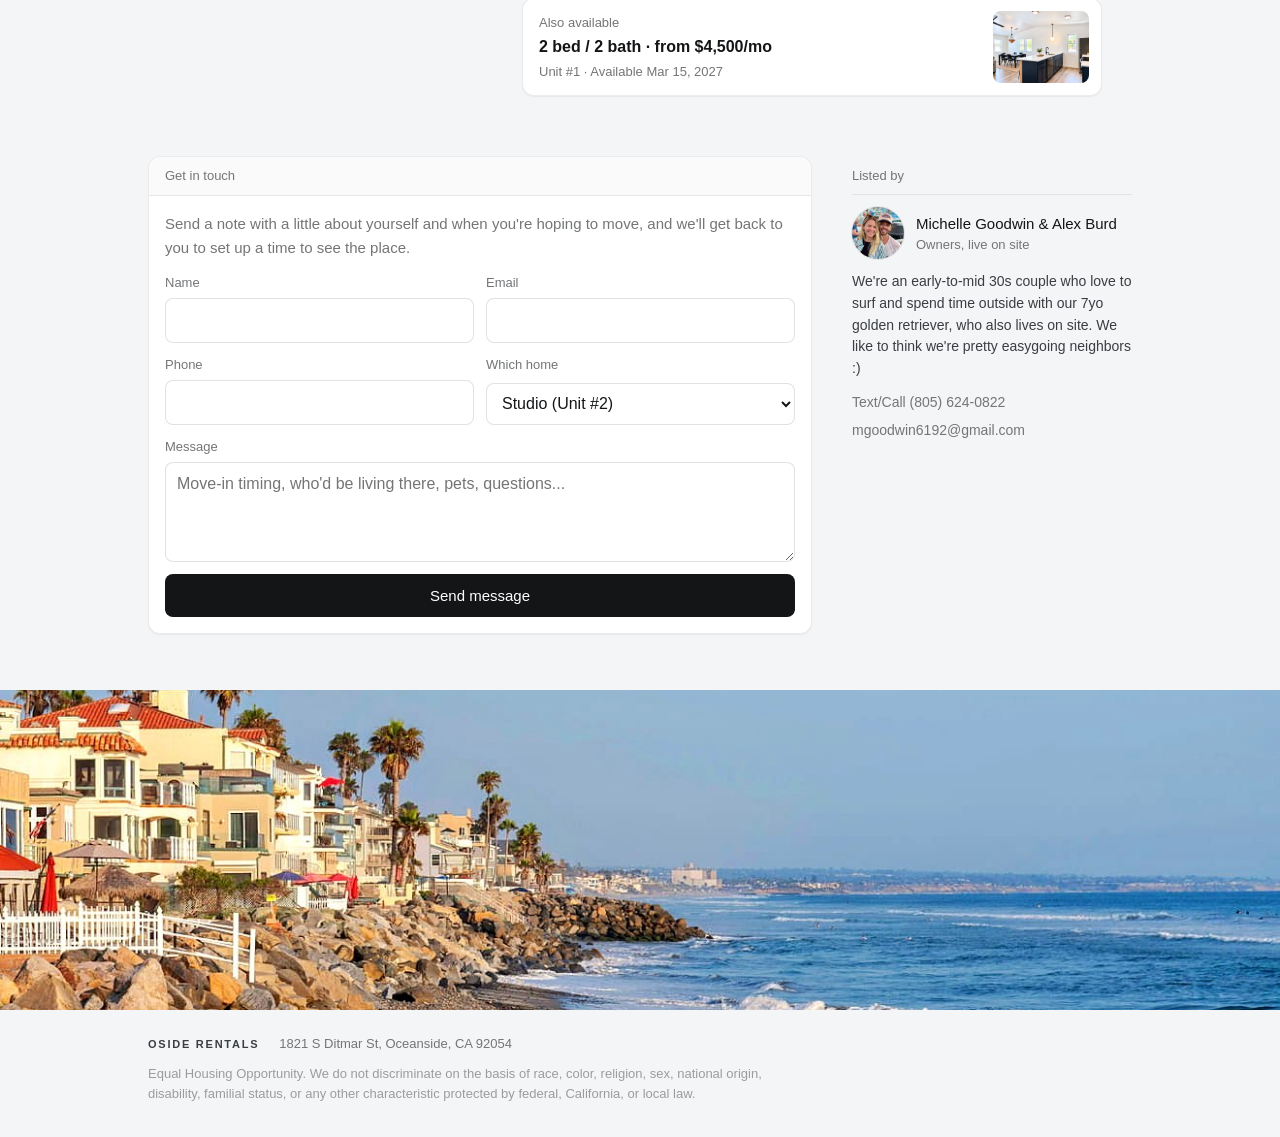
<file: unit2.html>
<!doctype html>
<html lang="en">
<head>
<meta charset="utf-8">
<meta name="viewport" content="width=device-width, initial-scale=1, viewport-fit=cover">
<title>Studio for rent · from $2,650/mo · 1821 S Ditmar St</title>
<meta name="description" content="Studio at 1821 S Ditmar St in South Oceanside. From $2,650/mo, available December 2026. Utilities included.">
<meta name="robots" content="noindex, nofollow">
<link rel="canonical" href="https://osiderentals.com/homes/unit2">
<meta property="og:type" content="website">
<meta property="og:site_name" content="Oside Rentals">
<meta property="og:title" content="Studio for rent · from $2,650/mo · 1821 S Ditmar St">
<meta property="og:description" content="Studio at 1821 S Ditmar St in South Oceanside. From $2,650/mo, available December 2026. Utilities included.">
<meta property="og:url" content="https://osiderentals.com/homes/unit2">
<meta property="og:image" content="https://osiderentals.com/studio/s01.jpg">
<meta property="og:image:width" content="1024">
<meta property="og:image:height" content="768">
<meta name="twitter:card" content="summary_large_image">
<meta name="theme-color" content="#f4f5f6">
<link rel="icon" href="/favicon.svg?v=4" type="image/svg+xml">
<link rel="icon" href="/favicon-32.png?v=4" sizes="32x32" type="image/png">
<link rel="apple-touch-icon" href="/apple-touch-icon.png?v=4">
<link rel="stylesheet" href="/assets/site.css">
</head>
<body data-page="unit" class="has-mbar">
<div class="tint" aria-hidden="true"><img src="/studio/s01.jpg" alt=""></div>
<header class="site-header">
  <div class="wrap">
    <a class="wordmark" href="/">Oside Rentals</a>
    <nav class="nav" aria-label="Main">
      <a href="/#homes">Homes</a>
      <a href="/#neighborhood">Neighborhood</a>
      <a href="/#faq">FAQ</a>
      <a class="nav-cta" href="#contact">Get in touch</a>
    </nav>
  </div>
</header>
<main class="wrap unit">
  <div class="unit-left">
    <button class="cover" type="button" data-i="0" aria-label="Open photos"><img src="/studio/s01.jpg" alt="Living area with garden views" fetchpriority="high"><span class="cover-count">7 photos</span></button>
  </div>

  <div class="unit-right">
    <a class="crumb" href="/#homes">← All homes</a>
    <h1>Studio</h1>
    <div class="rows">
      <div class="row"><div class="ibox"><svg viewBox="0 0 24 24" fill="none" stroke="currentColor" stroke-width="1.6" stroke-linecap="round" stroke-linejoin="round" aria-hidden="true"><rect x="3" y="5" width="18" height="16" rx="2"/><path d="M3 10h18M8 3v4M16 3v4"/></svg></div><div><b>Available December 2026</b><span>12, 6, or 3-month lease</span></div></div>
      <div class="row"><div class="ibox"><svg viewBox="0 0 24 24" fill="none" stroke="currentColor" stroke-width="1.6" stroke-linecap="round" stroke-linejoin="round" aria-hidden="true"><path d="M12 21s-7-6.2-7-11.5A7 7 0 0 1 19 9.5C19 14.8 12 21 12 21z"/><circle cx="12" cy="9.5" r="2.5"/></svg></div><div><a class="addr" href="https://www.google.com/maps/search/?api=1&query=1821+S+Ditmar+St+Oceanside+CA+92054" target="_blank" rel="noopener">1821 S Ditmar St #2 ↗</a><span>South Oceanside, CA 92054</span></div></div>
    </div>

    <div class="card rent-card">
      <div class="card-head"><span class="label">Monthly rent</span><span class="label">Studio · 1 bath · 550 sqft</span></div>
      <div class="card-body">
        <div class="tiers"><div><span>12 months</span><b>$2,650</b></div><div><span>6 months</span><b>$2,850</b></div><div><span>3 months</span><b>$3,250</b></div></div>
        <p class="rent-note">$2,500 deposit · Utilities included · Pets negotiable · Furnished or unfurnished</p>
        <a class="btn btn-block" href="#contact">Get in touch</a>
      </div>
    </div>

    <section class="u-sec"><div class="label sec-label">About</div><div class="desc"><p>A private 550 sq ft studio on the same South Oceanside lot, a block from Coast Highway and a short walk to the beach and South O&#x27;s restaurants, coffee shops, and bars.</p><p>The studio has its own kitchen, bathroom, and in-unit laundry, with a mini-split for A/C and heat. Two private entrances open onto your own outdoor space and yard area, home to a big avocado tree and a lemon tree.</p><p>One dedicated off-street parking spot is included, and gas, electricity, water, trash, and sewer are covered in the rent. The owners live in the front house on the same lot.</p><p>Available furnished or unfurnished. Pets negotiable.</p><p class="note">Please contact the owners with your desired move-in date. It's flexible, and the studio may be available as early as November 18.</p></div><ul class="bullets"><li>Private yard with avocado and lemon trees</li><li>Walk to the beach and South O dining and shops</li><li>2 private entrances</li><li>Kitchen, bathroom, and in-unit laundry</li><li>Mini-split A/C and heat</li><li>1 dedicated off-street parking spot</li><li>Furnished or unfurnished</li><li>Gas, electricity, water, trash, and sewer included</li></ul></section>
    <section class="u-sec"><div class="label sec-label">Photos</div><div class="thumbs" id="thumbs"><button type="button" data-i="0" aria-label="Open photo 1: Living area with garden views"><img src="/studio/s01.jpg" alt="Living area with garden views" loading="lazy"></button><button type="button" data-i="1" aria-label="Open photo 2: Living area"><img src="/studio/s02.jpg" alt="Living area" loading="lazy"></button><button type="button" data-i="2" aria-label="Open photo 3: Bed and desk area"><img src="/studio/s03.jpg" alt="Bed and desk area" loading="lazy"></button><button type="button" data-i="3" aria-label="Open photo 4: Kitchen"><img src="/studio/s04.jpg?v=2" alt="Kitchen" loading="lazy"></button><button type="button" data-i="4" aria-label="Open photo 5: Bathroom"><img src="/studio/s05.jpg" alt="Bathroom" loading="lazy"></button><button type="button" data-i="5" aria-label="Open photo 6: Private yard with lemon tree"><img src="/studio/s06.jpg" alt="Private yard with lemon tree" loading="lazy"></button><button type="button" data-i="6" aria-label="Open photo 7: Side yard and entrance"><img src="/studio/s07.jpg" alt="Side yard and entrance" loading="lazy"></button></div></section>
    <section class="u-sec"><div class="label sec-label">Details</div><div class="facts"><div><h3>Interior</h3><dl><div><dt>Layout</dt><dd>Studio</dd></div><div><dt>Bathrooms</dt><dd>1</dd></div><div><dt>Living area</dt><dd>550 sqft</dd></div><div><dt>Furnished</dt><dd>Optional</dd></div></dl></div><div><h3>Appliances &amp; systems</h3><dl><div><dt>Kitchen</dt><dd>Yes</dd></div><div><dt>Laundry</dt><dd>In unit</dd></div><div><dt>Cooling</dt><dd>Mini-split A/C</dd></div><div><dt>Heating</dt><dd>Mini-split</dd></div></dl></div><div><h3>Property</h3><dl><div><dt>Home type</dt><dd>Studio on the owners&#x27; lot</dd></div><div><dt>Entrances</dt><dd>2 private entrances</dd></div><div><dt>Outdoor</dt><dd>Private yard with avocado and lemon trees</dd></div><div><dt>Parking</dt><dd>1 dedicated off-street spot</dd></div></dl></div><div><h3>Lease terms</h3><dl><div><dt>Rent</dt><dd>$2,650/mo (12 mo), $2,850 (6 mo), $3,250 (3 mo)</dd></div><div><dt>Security deposit</dt><dd>$2,500</dd></div><div><dt>Utilities included</dt><dd>Gas, electric, water, trash, sewer</dd></div><div><dt>Lease length</dt><dd>12, 6, or 3 months</dd></div><div><dt>Available</dt><dd>December 2026</dd></div><div><dt>Pets</dt><dd>Negotiable</dd></div></dl></div></div></section>
    <section class="u-sec" id="neighborhood"><div class="label sec-label">Location</div><div class="tabs" id="filters" role="tablist" aria-label="Neighborhood categories"></div><div class="card map-card">
          <div class="map" id="mapBox">
            <img src="/map-color.webp" alt="Street map of South Oceanside showing the homes on S Ditmar St, a block east of Coast Highway" width="960" height="860" loading="lazy">
            <span class="pin home" style="left:60.07%;top:55.04%">1821 S Ditmar</span>
            <div class="map-attrib"><a href="https://openfreemap.org" target="_blank" rel="noopener">OpenFreeMap</a> © <a href="https://www.openmaptiles.org/" target="_blank" rel="noopener">OpenMapTiles</a> © <a href="https://www.openstreetmap.org/copyright" target="_blank" rel="noopener">OpenStreetMap</a></div>
          </div>
          <div class="map-foot">
            <span class="muted">Just east of S Coast Hwy, between Cassidy St and Vista Way</span>
            <a href="https://www.google.com/maps/search/?api=1&query=1821+S+Ditmar+St+Oceanside+CA+92054" target="_blank" rel="noopener">Open in Google Maps ↗</a>
          </div>
        </div><div><div class="groups" id="groups"></div>
        <p class="muted small" style="margin-top:14px">Numbers match the pins on the map. Walking times are approximate.</p></div></section>
    <a class="card also" href="/homes/unit1">
      <div><span class="label">Also available</span><b>2 bed / 2 bath · from $4,500/mo</b><span class="muted small">Unit #1 · Available Mar 15, 2027</span></div>
      <img src="/01.jpg" alt="">
    </a>
  </div>
</main>
<section class="contact" id="contact">
  <div class="wrap contact-wrap">
    <div class="card form-card">
      <div class="card-head"><span class="label">Get in touch</span></div>
      <div class="card-body">
        <p class="muted">Send a note with a little about yourself and when you're hoping to move, and we'll get back to you to set up a time to see the place.</p>
        <form class="form" id="tourForm" novalidate>
          <div class="form-row">
            <div class="field"><label for="f-name">Name</label><input id="f-name" name="name" autocomplete="name" required></div>
            <div class="field"><label for="f-email">Email</label><input id="f-email" name="email" type="email" autocomplete="email" required></div>
          </div>
          <div class="form-row">
            <div class="field"><label for="f-phone">Phone</label><input id="f-phone" name="phone" type="tel" autocomplete="tel"></div>
            <div class="field"><label for="f-unit">Which home</label><select id="f-unit" name="home"><option value="2 bed / 2 bath (Unit #1)">2 bed / 2 bath (Unit #1)</option>
<option value="Studio (Unit #2)" selected>Studio (Unit #2)</option>
<option value="Either / not sure">Either / not sure</option></select></div>
          </div>
          <div class="field"><label for="f-msg">Message</label><textarea id="f-msg" name="message" placeholder="Move-in timing, who'd be living there, pets, questions..."></textarea></div>
          <input class="hp" type="text" name="_gotcha" tabindex="-1" autocomplete="off" aria-hidden="true">
          <input type="hidden" name="_subject" value="Rental inquiry: 1821 S Ditmar">
          <button class="btn btn-block" type="submit">Send message</button>
          <div class="form-status" id="formStatus" hidden role="status"></div>
        </form>
      </div>
    </div>
    <div class="contact-side">
      <div class="host">
          <div class="label">Listed by</div>
          <div class="host-row"><img class="avatar-photo" src="/owners.jpg" alt="Michelle and Alex"><div><b>Michelle Goodwin &amp; Alex Burd</b><span>Owners, live on site</span></div></div>
          <p class="host-bio">We're an early-to-mid 30s couple who love to surf and spend time outside with our 7yo golden retriever, who also lives on site. We like to think we're pretty easygoing neighbors :)</p>
          <ul class="contact-list">
            <li>Text/Call <a href="tel:+18056240822">(805) 624-0822</a></li>
            <li><a href="mailto:mgoodwin6192@gmail.com?subject=1821%20S%20Ditmar%20rental">mgoodwin6192@gmail.com</a></li>
          </ul>
        </div>
    </div>
  </div>
</section>
<div class="photo-band" aria-hidden="true"><img src="/hero-coast.jpg" alt="" loading="lazy"></div>
<footer class="site-footer">
  <div class="wrap">
    <div class="footer-row">
      <a class="wordmark" href="/">Oside Rentals</a>
      <span>1821 S Ditmar St, Oceanside, CA 92054</span>
    </div>
    <p class="eho">Equal Housing Opportunity. We do not discriminate on the basis of race, color, religion, sex, national origin, disability, familial status, or any other characteristic protected by federal, California, or local law.</p>
  </div>
</footer>
<div class="mbar"><div><div class="p"><small>From </small>$2,650<small>/mo</small></div><div class="s">Available December 2026</div></div><a class="btn" href="#contact">Get in touch</a></div>

<div class="lb" id="lb" hidden role="dialog" aria-modal="true" aria-label="Photo viewer">
  <div class="lb-top"><div class="cap" id="lbCap"></div><button class="lb-x" id="lbClose" type="button" aria-label="Close photos">×</button></div>
  <div class="lb-stage" id="lbStage">
    <button class="lb-nav lb-prev" id="lbPrev" type="button" aria-label="Previous photo"><svg viewBox="0 0 24 24" fill="none" stroke="currentColor" stroke-width="2"><path d="M15 5l-7 7 7 7"/></svg></button>
    <img id="lbImg" alt="">
    <button class="lb-nav lb-next" id="lbNext" type="button" aria-label="Next photo"><svg viewBox="0 0 24 24" fill="none" stroke="currentColor" stroke-width="2"><path d="M9 5l7 7-7 7"/></svg></button>
  </div>
  <div class="lb-strip" id="lbStrip"></div>
</div>
<script>window.PHOTOS=[["/studio/s01.jpg","Living area with garden views"],["/studio/s02.jpg","Living area"],["/studio/s03.jpg","Bed and desk area"],["/studio/s04.jpg?v=2","Kitchen"],["/studio/s05.jpg","Bathroom"],["/studio/s06.jpg","Private yard with lemon tree"],["/studio/s07.jpg","Side yard and entrance"]];</script>
<script src="/assets/site.js" defer></script>
</body>
</html>
</file>
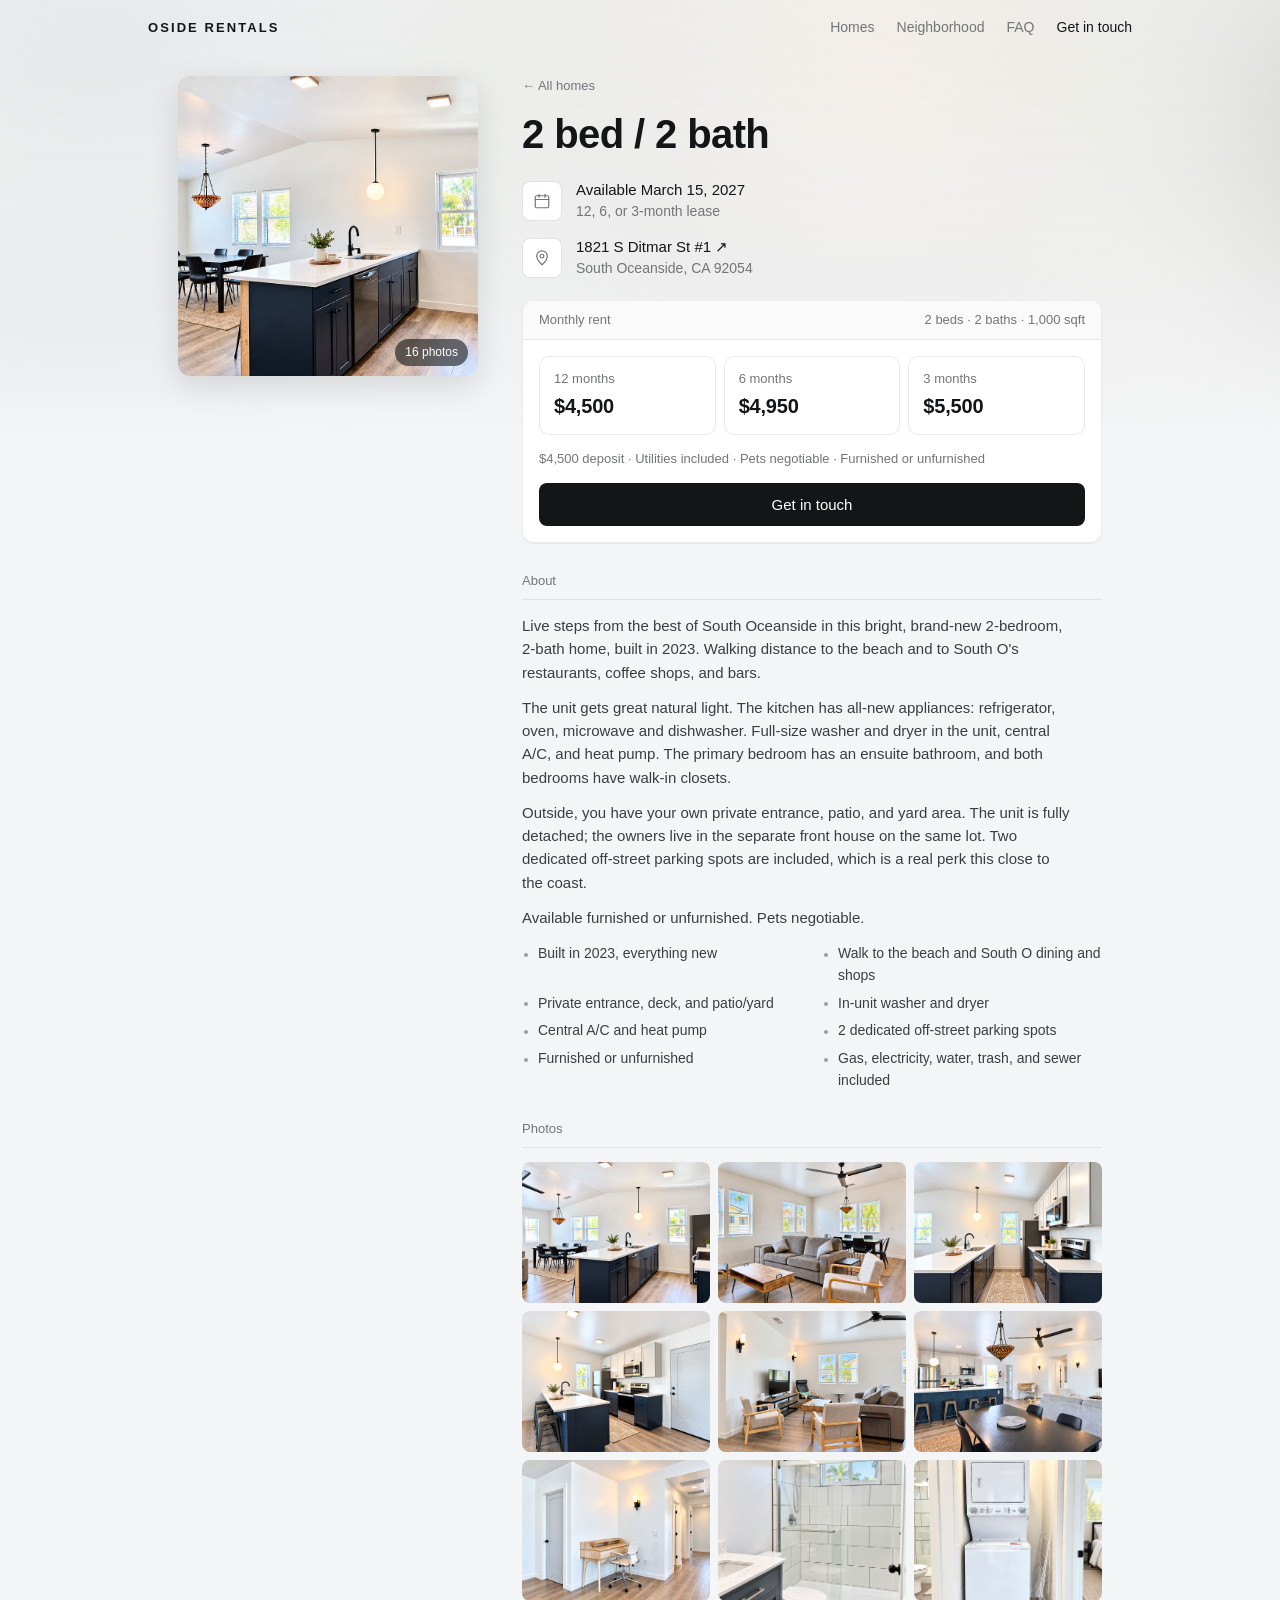
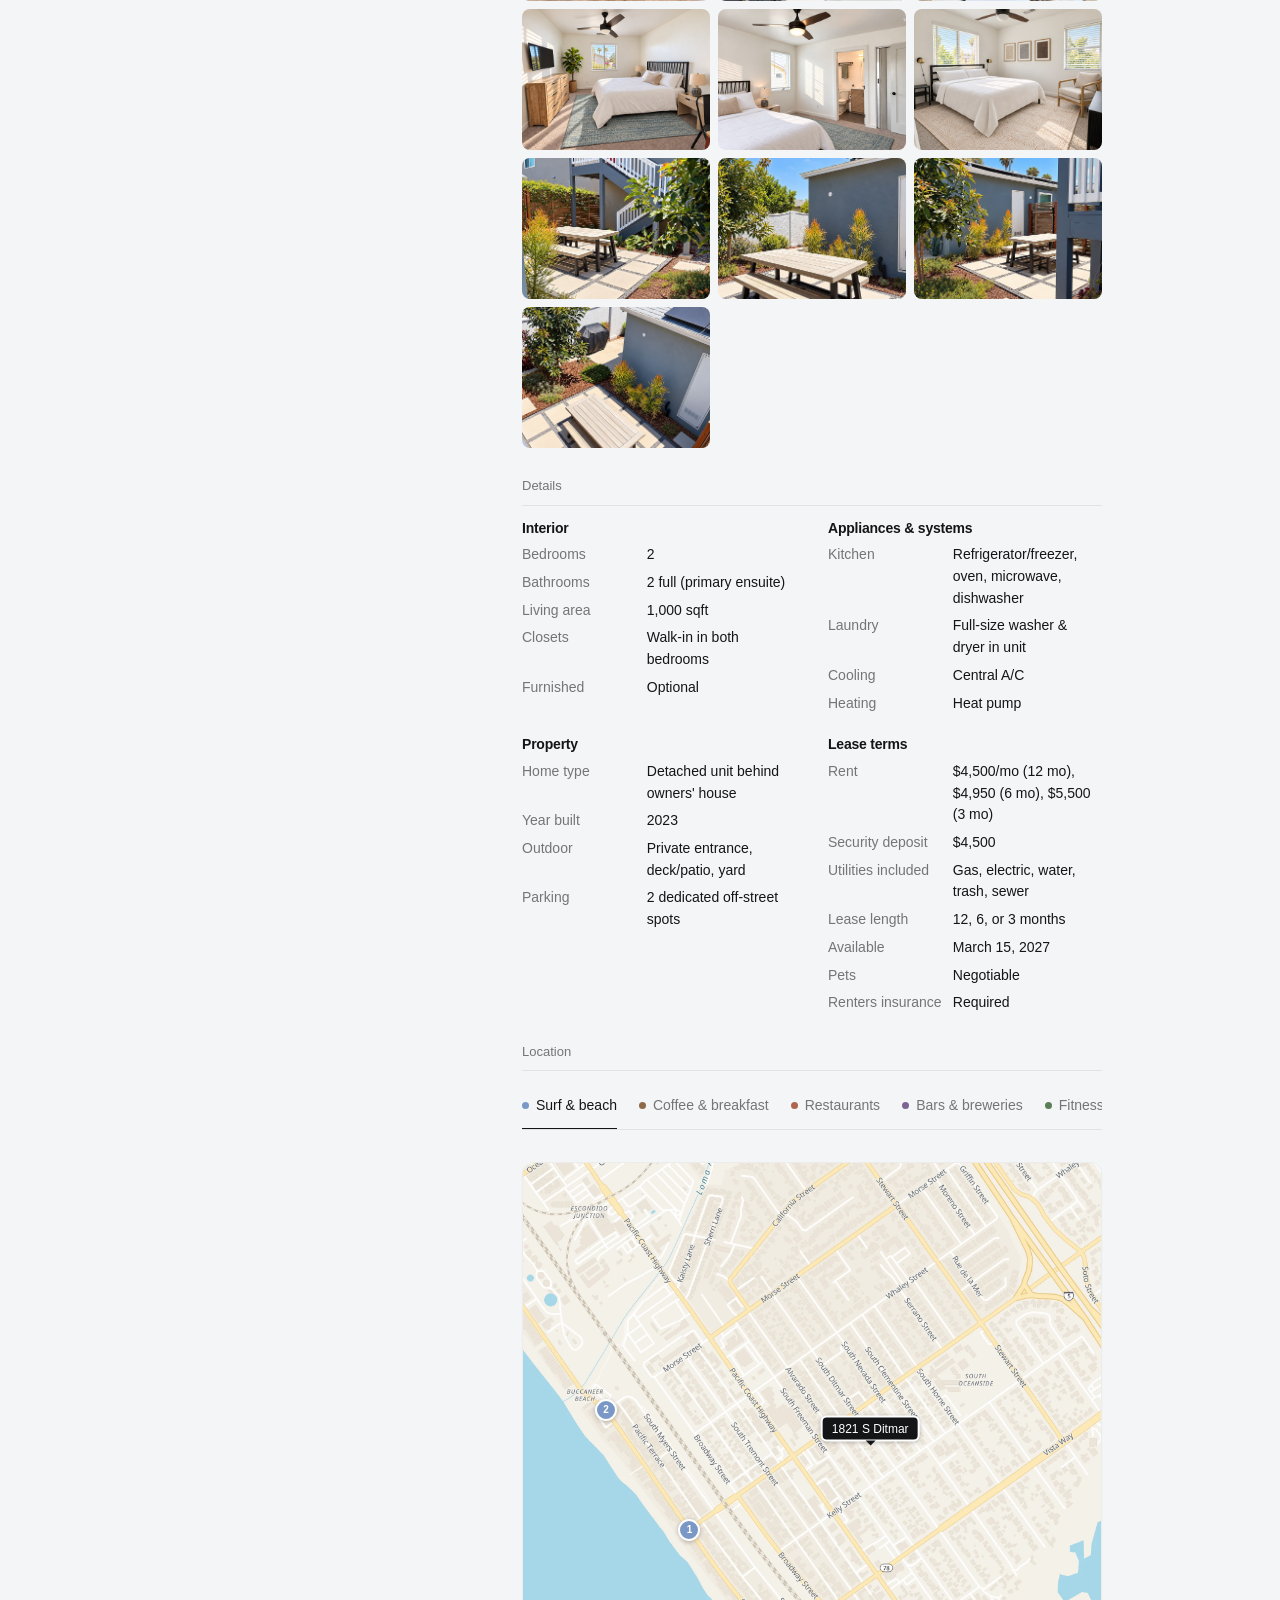
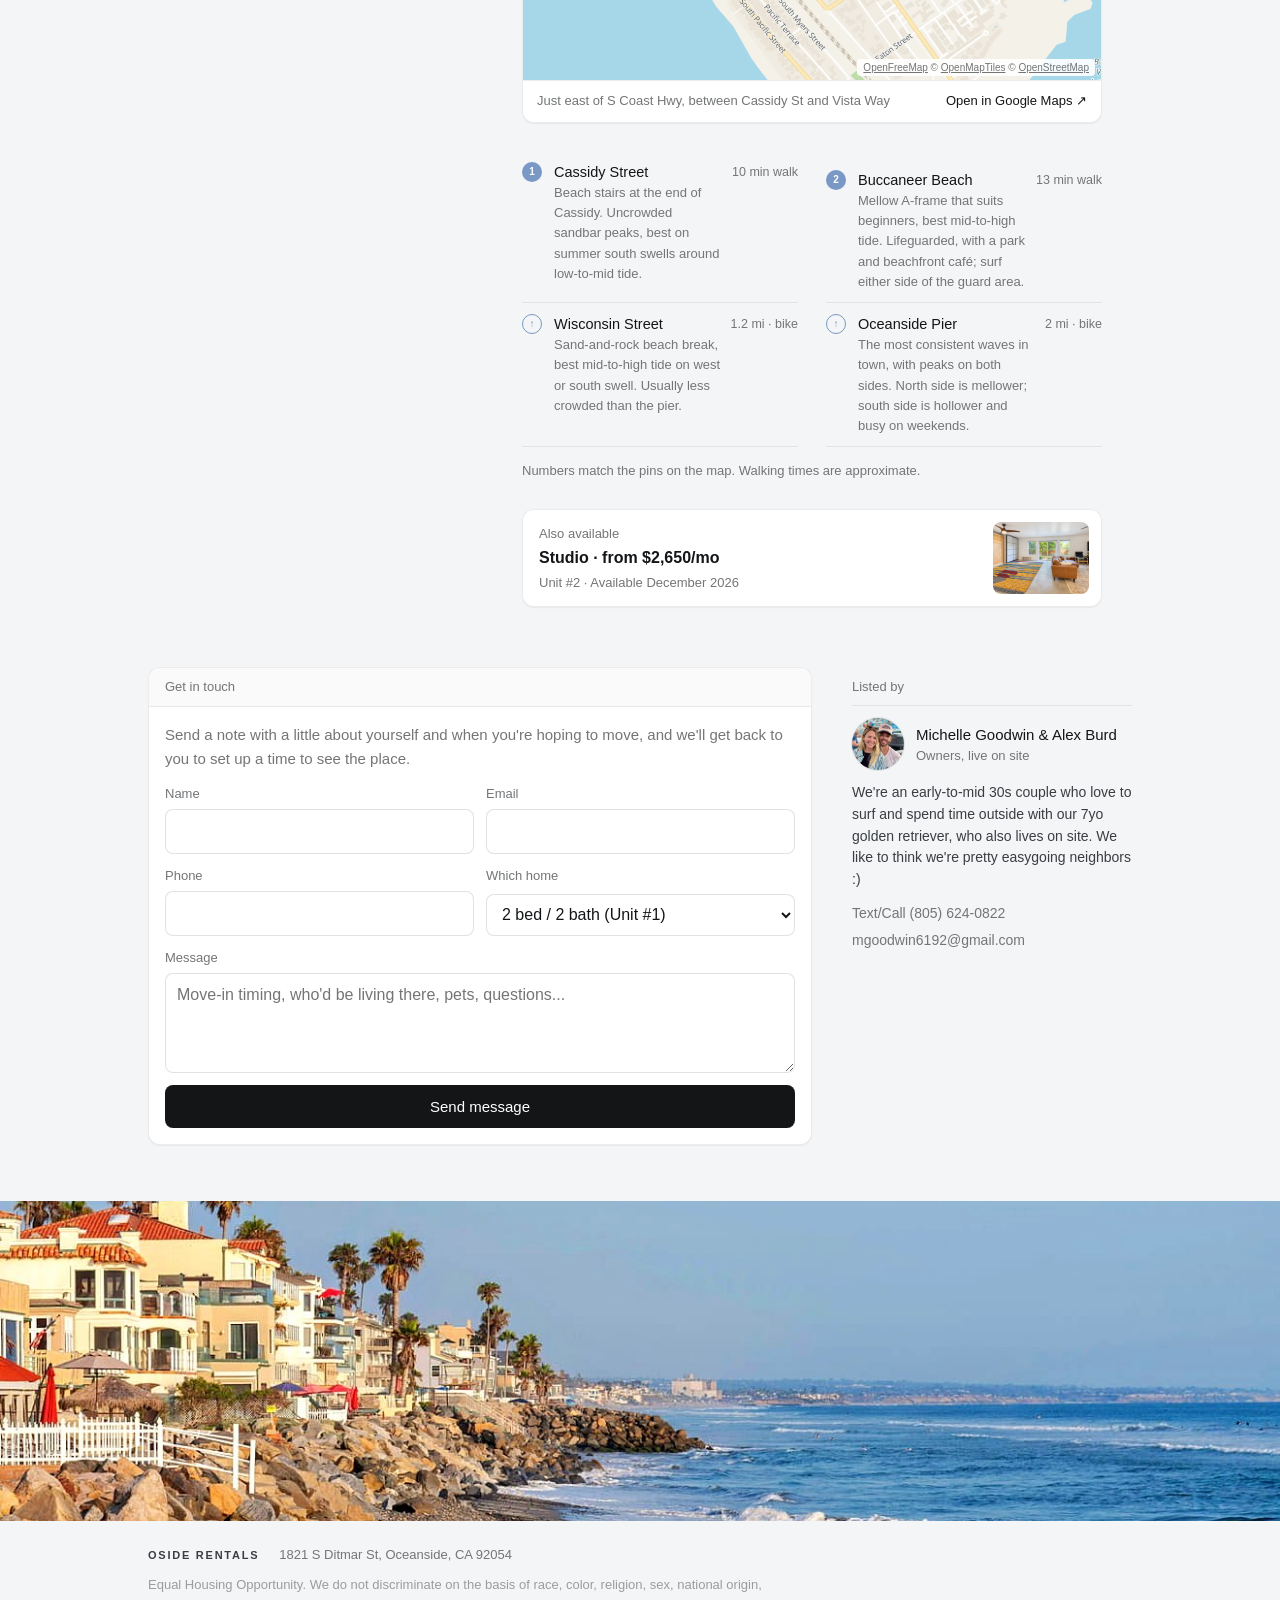
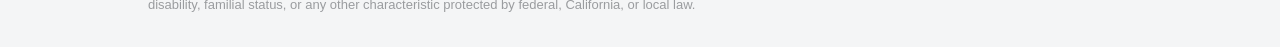
<file: homes/unit1.html>
<!doctype html>
<html lang="en">
<head>
<meta charset="utf-8">
<meta name="viewport" content="width=device-width, initial-scale=1, viewport-fit=cover">
<title>2 bed / 2 bath for rent · from $4,500/mo · 1821 S Ditmar St</title>
<meta name="description" content="2 bed / 2 bath at 1821 S Ditmar St in South Oceanside. From $4,500/mo, available March 15, 2027. Utilities included.">
<meta name="robots" content="noindex, nofollow">
<link rel="canonical" href="https://osiderentals.com/homes/unit1">
<meta property="og:type" content="website">
<meta property="og:site_name" content="Oside Rentals">
<meta property="og:title" content="2 bed / 2 bath for rent · from $4,500/mo · 1821 S Ditmar St">
<meta property="og:description" content="2 bed / 2 bath at 1821 S Ditmar St in South Oceanside. From $4,500/mo, available March 15, 2027. Utilities included.">
<meta property="og:url" content="https://osiderentals.com/homes/unit1">
<meta property="og:image" content="https://osiderentals.com/01.jpg">
<meta property="og:image:width" content="1024">
<meta property="og:image:height" content="768">
<meta name="twitter:card" content="summary_large_image">
<meta name="theme-color" content="#f4f5f6">
<link rel="icon" href="/favicon.svg?v=4" type="image/svg+xml">
<link rel="icon" href="/favicon-32.png?v=4" sizes="32x32" type="image/png">
<link rel="apple-touch-icon" href="/apple-touch-icon.png?v=4">
<link rel="stylesheet" href="/assets/site.css">
</head>
<body data-page="unit" class="has-mbar">
<div class="tint" aria-hidden="true"><img src="/01.jpg" alt=""></div>
<header class="site-header">
  <div class="wrap">
    <a class="wordmark" href="/">Oside Rentals</a>
    <nav class="nav" aria-label="Main">
      <a href="/#homes">Homes</a>
      <a href="/#neighborhood">Neighborhood</a>
      <a href="/#faq">FAQ</a>
      <a class="nav-cta" href="#contact">Get in touch</a>
    </nav>
  </div>
</header>
<main class="wrap unit">
  <div class="unit-left">
    <button class="cover" type="button" data-i="0" aria-label="Open photos"><img src="/01.jpg" alt="Kitchen and dining" fetchpriority="high"><span class="cover-count">16 photos</span></button>
  </div>

  <div class="unit-right">
    <a class="crumb" href="/#homes">← All homes</a>
    <h1>2 bed / 2 bath</h1>
    <div class="rows">
      <div class="row"><div class="ibox"><svg viewBox="0 0 24 24" fill="none" stroke="currentColor" stroke-width="1.6" stroke-linecap="round" stroke-linejoin="round" aria-hidden="true"><rect x="3" y="5" width="18" height="16" rx="2"/><path d="M3 10h18M8 3v4M16 3v4"/></svg></div><div><b>Available March 15, 2027</b><span>12, 6, or 3-month lease</span></div></div>
      <div class="row"><div class="ibox"><svg viewBox="0 0 24 24" fill="none" stroke="currentColor" stroke-width="1.6" stroke-linecap="round" stroke-linejoin="round" aria-hidden="true"><path d="M12 21s-7-6.2-7-11.5A7 7 0 0 1 19 9.5C19 14.8 12 21 12 21z"/><circle cx="12" cy="9.5" r="2.5"/></svg></div><div><a class="addr" href="https://www.google.com/maps/search/?api=1&query=1821+S+Ditmar+St+Oceanside+CA+92054" target="_blank" rel="noopener">1821 S Ditmar St #1 ↗</a><span>South Oceanside, CA 92054</span></div></div>
    </div>

    <div class="card rent-card">
      <div class="card-head"><span class="label">Monthly rent</span><span class="label">2 beds · 2 baths · 1,000 sqft</span></div>
      <div class="card-body">
        <div class="tiers"><div><span>12 months</span><b>$4,500</b></div><div><span>6 months</span><b>$4,950</b></div><div><span>3 months</span><b>$5,500</b></div></div>
        <p class="rent-note">$4,500 deposit · Utilities included · Pets negotiable · Furnished or unfurnished</p>
        <a class="btn btn-block" href="#contact">Get in touch</a>
      </div>
    </div>

    <section class="u-sec"><div class="label sec-label">About</div><div class="desc"><p>Live steps from the best of South Oceanside in this bright, brand-new 2-bedroom, 2-bath home, built in 2023. Walking distance to the beach and to South O&#x27;s restaurants, coffee shops, and bars.</p><p>The unit gets great natural light. The kitchen has all-new appliances: refrigerator, oven, microwave and dishwasher. Full-size washer and dryer in the unit, central A/C, and heat pump. The primary bedroom has an ensuite bathroom, and both bedrooms have walk-in closets.</p><p>Outside, you have your own private entrance, patio, and yard area. The unit is fully detached; the owners live in the separate front house on the same lot. Two dedicated off-street parking spots are included, which is a real perk this close to the coast.</p><p>Available furnished or unfurnished. Pets negotiable.</p></div><ul class="bullets"><li>Built in 2023, everything new</li><li>Walk to the beach and South O dining and shops</li><li>Private entrance, deck, and patio/yard</li><li>In-unit washer and dryer</li><li>Central A/C and heat pump</li><li>2 dedicated off-street parking spots</li><li>Furnished or unfurnished</li><li>Gas, electricity, water, trash, and sewer included</li></ul></section>
    <section class="u-sec"><div class="label sec-label">Photos</div><div class="thumbs" id="thumbs"><button type="button" data-i="0" aria-label="Open photo 1: Kitchen and dining"><img src="/01.jpg" alt="Kitchen and dining" loading="lazy"></button><button type="button" data-i="1" aria-label="Open photo 2: Living room"><img src="/02.jpg" alt="Living room" loading="lazy"></button><button type="button" data-i="2" aria-label="Open photo 3: Kitchen"><img src="/03.jpg" alt="Kitchen" loading="lazy"></button><button type="button" data-i="3" aria-label="Open photo 4: Kitchen and entry"><img src="/04.jpg" alt="Kitchen and entry" loading="lazy"></button><button type="button" data-i="4" aria-label="Open photo 5: Living room"><img src="/05.jpg" alt="Living room" loading="lazy"></button><button type="button" data-i="5" aria-label="Open photo 6: Dining area"><img src="/06.jpg" alt="Dining area" loading="lazy"></button><button type="button" data-i="6" aria-label="Open photo 7: Hallway desk nook + storage closet"><img src="/07.jpg" alt="Hallway desk nook + storage closet" loading="lazy"></button><button type="button" data-i="7" aria-label="Open photo 8: Bathroom"><img src="/08.jpg" alt="Bathroom" loading="lazy"></button><button type="button" data-i="8" aria-label="Open photo 9: Laundry"><img src="/09.jpg" alt="Laundry" loading="lazy"></button><button type="button" data-i="9" aria-label="Open photo 10: Primary bedroom"><img src="/10.jpg?v=2" alt="Primary bedroom" loading="lazy"></button><button type="button" data-i="10" aria-label="Open photo 11: Primary bedroom and ensuite"><img src="/11.jpg?v=2" alt="Primary bedroom and ensuite" loading="lazy"></button><button type="button" data-i="11" aria-label="Open photo 12: Second bedroom"><img src="/12.jpg?v=2" alt="Second bedroom" loading="lazy"></button><button type="button" data-i="12" aria-label="Open photo 13: Patio"><img src="/13.jpg" alt="Patio" loading="lazy"></button><button type="button" data-i="13" aria-label="Open photo 14: Patio and yard"><img src="/14.jpg" alt="Patio and yard" loading="lazy"></button><button type="button" data-i="14" aria-label="Open photo 15: Yard"><img src="/15.jpg" alt="Yard" loading="lazy"></button><button type="button" data-i="15" aria-label="Open photo 16: Patio"><img src="/16.jpg" alt="Patio" loading="lazy"></button></div></section>
    <section class="u-sec"><div class="label sec-label">Details</div><div class="facts"><div><h3>Interior</h3><dl><div><dt>Bedrooms</dt><dd>2</dd></div><div><dt>Bathrooms</dt><dd>2 full (primary ensuite)</dd></div><div><dt>Living area</dt><dd>1,000 sqft</dd></div><div><dt>Closets</dt><dd>Walk-in in both bedrooms</dd></div><div><dt>Furnished</dt><dd>Optional</dd></div></dl></div><div><h3>Appliances &amp; systems</h3><dl><div><dt>Kitchen</dt><dd>Refrigerator/freezer, oven, microwave, dishwasher</dd></div><div><dt>Laundry</dt><dd>Full-size washer &amp; dryer in unit</dd></div><div><dt>Cooling</dt><dd>Central A/C</dd></div><div><dt>Heating</dt><dd>Heat pump</dd></div></dl></div><div><h3>Property</h3><dl><div><dt>Home type</dt><dd>Detached unit behind owners&#x27; house</dd></div><div><dt>Year built</dt><dd>2023</dd></div><div><dt>Outdoor</dt><dd>Private entrance, deck/patio, yard</dd></div><div><dt>Parking</dt><dd>2 dedicated off-street spots</dd></div></dl></div><div><h3>Lease terms</h3><dl><div><dt>Rent</dt><dd>$4,500/mo (12 mo), $4,950 (6 mo), $5,500 (3 mo)</dd></div><div><dt>Security deposit</dt><dd>$4,500</dd></div><div><dt>Utilities included</dt><dd>Gas, electric, water, trash, sewer</dd></div><div><dt>Lease length</dt><dd>12, 6, or 3 months</dd></div><div><dt>Available</dt><dd>March 15, 2027</dd></div><div><dt>Pets</dt><dd>Negotiable</dd></div><div><dt>Renters insurance</dt><dd>Required</dd></div></dl></div></div></section>
    <section class="u-sec" id="neighborhood"><div class="label sec-label">Location</div><div class="tabs" id="filters" role="tablist" aria-label="Neighborhood categories"></div><div class="card map-card">
          <div class="map" id="mapBox">
            <img src="/map-color.webp" alt="Street map of South Oceanside showing the homes on S Ditmar St, a block east of Coast Highway" width="960" height="860" loading="lazy">
            <span class="pin home" style="left:60.07%;top:55.04%">1821 S Ditmar</span>
            <div class="map-attrib"><a href="https://openfreemap.org" target="_blank" rel="noopener">OpenFreeMap</a> © <a href="https://www.openmaptiles.org/" target="_blank" rel="noopener">OpenMapTiles</a> © <a href="https://www.openstreetmap.org/copyright" target="_blank" rel="noopener">OpenStreetMap</a></div>
          </div>
          <div class="map-foot">
            <span class="muted">Just east of S Coast Hwy, between Cassidy St and Vista Way</span>
            <a href="https://www.google.com/maps/search/?api=1&query=1821+S+Ditmar+St+Oceanside+CA+92054" target="_blank" rel="noopener">Open in Google Maps ↗</a>
          </div>
        </div><div><div class="groups" id="groups"></div>
        <p class="muted small" style="margin-top:14px">Numbers match the pins on the map. Walking times are approximate.</p></div></section>
    <a class="card also" href="/homes/unit2">
      <div><span class="label">Also available</span><b>Studio · from $2,650/mo</b><span class="muted small">Unit #2 · Available December 2026</span></div>
      <img src="/studio/s01.jpg" alt="">
    </a>
  </div>
</main>
<section class="contact" id="contact">
  <div class="wrap contact-wrap">
    <div class="card form-card">
      <div class="card-head"><span class="label">Get in touch</span></div>
      <div class="card-body">
        <p class="muted">Send a note with a little about yourself and when you're hoping to move, and we'll get back to you to set up a time to see the place.</p>
        <form class="form" id="tourForm" novalidate>
          <div class="form-row">
            <div class="field"><label for="f-name">Name</label><input id="f-name" name="name" autocomplete="name" required></div>
            <div class="field"><label for="f-email">Email</label><input id="f-email" name="email" type="email" autocomplete="email" required></div>
          </div>
          <div class="form-row">
            <div class="field"><label for="f-phone">Phone</label><input id="f-phone" name="phone" type="tel" autocomplete="tel"></div>
            <div class="field"><label for="f-unit">Which home</label><select id="f-unit" name="home"><option value="2 bed / 2 bath (Unit #1)" selected>2 bed / 2 bath (Unit #1)</option>
<option value="Studio (Unit #2)">Studio (Unit #2)</option>
<option value="Either / not sure">Either / not sure</option></select></div>
          </div>
          <div class="field"><label for="f-msg">Message</label><textarea id="f-msg" name="message" placeholder="Move-in timing, who'd be living there, pets, questions..."></textarea></div>
          <input class="hp" type="text" name="_gotcha" tabindex="-1" autocomplete="off" aria-hidden="true">
          <input type="hidden" name="_subject" value="Rental inquiry: 1821 S Ditmar">
          <button class="btn btn-block" type="submit">Send message</button>
          <div class="form-status" id="formStatus" hidden role="status"></div>
        </form>
      </div>
    </div>
    <div class="contact-side">
      <div class="host">
          <div class="label">Listed by</div>
          <div class="host-row"><img class="avatar-photo" src="/owners.jpg" alt="Michelle and Alex"><div><b>Michelle Goodwin &amp; Alex Burd</b><span>Owners, live on site</span></div></div>
          <p class="host-bio">We're an early-to-mid 30s couple who love to surf and spend time outside with our 7yo golden retriever, who also lives on site. We like to think we're pretty easygoing neighbors :)</p>
          <ul class="contact-list">
            <li>Text/Call <a href="tel:+18056240822">(805) 624-0822</a></li>
            <li><a href="mailto:mgoodwin6192@gmail.com?subject=1821%20S%20Ditmar%20rental">mgoodwin6192@gmail.com</a></li>
          </ul>
        </div>
    </div>
  </div>
</section>
<div class="photo-band" aria-hidden="true"><img src="/hero-coast.jpg" alt="" loading="lazy"></div>
<footer class="site-footer">
  <div class="wrap">
    <div class="footer-row">
      <a class="wordmark" href="/">Oside Rentals</a>
      <span>1821 S Ditmar St, Oceanside, CA 92054</span>
    </div>
    <p class="eho">Equal Housing Opportunity. We do not discriminate on the basis of race, color, religion, sex, national origin, disability, familial status, or any other characteristic protected by federal, California, or local law.</p>
  </div>
</footer>
<div class="mbar"><div><div class="p"><small>From </small>$4,500<small>/mo</small></div><div class="s">Available Mar 15, 2027</div></div><a class="btn" href="#contact">Get in touch</a></div>

<div class="lb" id="lb" hidden role="dialog" aria-modal="true" aria-label="Photo viewer">
  <div class="lb-top"><div class="cap" id="lbCap"></div><button class="lb-x" id="lbClose" type="button" aria-label="Close photos">×</button></div>
  <div class="lb-stage" id="lbStage">
    <button class="lb-nav lb-prev" id="lbPrev" type="button" aria-label="Previous photo"><svg viewBox="0 0 24 24" fill="none" stroke="currentColor" stroke-width="2"><path d="M15 5l-7 7 7 7"/></svg></button>
    <img id="lbImg" alt="">
    <button class="lb-nav lb-next" id="lbNext" type="button" aria-label="Next photo"><svg viewBox="0 0 24 24" fill="none" stroke="currentColor" stroke-width="2"><path d="M9 5l7 7-7 7"/></svg></button>
  </div>
  <div class="lb-strip" id="lbStrip"></div>
</div>
<script>window.PHOTOS=[["/01.jpg","Kitchen and dining"],["/02.jpg","Living room"],["/03.jpg","Kitchen"],["/04.jpg","Kitchen and entry"],["/05.jpg","Living room"],["/06.jpg","Dining area"],["/07.jpg","Hallway desk nook + storage closet"],["/08.jpg","Bathroom"],["/09.jpg","Laundry"],["/10.jpg?v=2","Primary bedroom"],["/11.jpg?v=2","Primary bedroom and ensuite"],["/12.jpg?v=2","Second bedroom"],["/13.jpg","Patio"],["/14.jpg","Patio and yard"],["/15.jpg","Yard"],["/16.jpg","Patio"]];</script>
<script src="/assets/site.js" defer></script>
</body>
</html>
</file>
<file: assets/site.css>
/* Oside Rentals — Luma-inspired: soft gray canvas, white rounded cards, small muted labels, photo-tinted washes. */
:root{
  --bg:#f4f5f6;
  --card:#ffffff;
  --ink:#131517;
  --ink-2:#3a3d42;
  --muted:#737577;
  --faint:#9a9c9f;
  --line:rgba(19,21,23,.08);
  --line-2:rgba(19,21,23,.12);
  --soft:#f2f3f4;
  --accent:#5a7bab;
  --radius:12px;
  --shadow:0 1px 2px rgba(19,21,23,.04),0 1px 1px rgba(19,21,23,.02);
  --font:-apple-system,BlinkMacSystemFont,"SF Pro Text","Segoe UI",Roboto,Helvetica,Arial,sans-serif;
  --c-surf:#7998c5;--c-coffee:#8e6a48;--c-eat:#b0644f;--c-drink:#7d6493;--c-fit:#5b7f57;--c-every:#6b7078;
  color-scheme:light;
}
*{box-sizing:border-box}
html{scroll-behavior:smooth;-webkit-text-size-adjust:100%}
body{margin:0;background:var(--bg);color:var(--ink);font-family:var(--font);font-size:15px;line-height:1.55;-webkit-font-smoothing:antialiased;position:relative}
img{max-width:100%;display:block}
[hidden]{display:none!important}
a{color:inherit}
h1,h2,h3{margin:0;font-weight:600;line-height:1.2;letter-spacing:-.015em;text-wrap:balance}
p{margin:0}
:focus-visible{outline:2px solid var(--accent);outline-offset:2px;border-radius:6px}
.wrap{max-width:1040px;margin:0 auto;padding-inline:clamp(16px,3.5vw,28px)}
.muted{color:var(--muted)}
.small{font-size:13px}
.label{font-size:13px;color:var(--muted)}
svg{flex:none}
.btn{display:inline-flex;align-items:center;justify-content:center;gap:6px;font:inherit;font-weight:500;font-size:15px;padding:10px 18px;border-radius:8px;border:0;background:var(--ink);color:#fff;cursor:pointer;text-decoration:none;white-space:nowrap;transition:opacity .15s ease}
.btn:hover{opacity:.88}
.btn-block{width:100%}
.btn-light{background:#fff;color:var(--ink);border-radius:999px;padding:10px 22px}
.btn-soft{background:var(--soft);color:var(--ink)}
.btn-soft:hover{background:#e9eaeb;opacity:1}
.card{background:var(--card);border:1px solid var(--line);border-radius:var(--radius);box-shadow:var(--shadow)}
.card-head{display:flex;justify-content:space-between;gap:12px;padding:9px 16px;background:#fafafa;border-bottom:1px solid var(--line);border-radius:var(--radius) var(--radius) 0 0}
.card-body{padding:16px}

/* header */
.site-header{position:relative;z-index:5}
.site-header .wrap{display:flex;align-items:center;justify-content:space-between;gap:20px;height:56px}
.wordmark{font-size:13px;font-weight:600;letter-spacing:.16em;text-transform:uppercase;text-decoration:none;color:var(--ink);white-space:nowrap}
.nav{display:flex;align-items:center;gap:22px;font-size:14px}
.nav a{color:var(--muted);text-decoration:none;transition:color .15s ease}
.nav a:hover{color:var(--ink)}
.nav .nav-cta{color:var(--ink);font-weight:500}
.site-header.on-photo .wordmark,.site-header.on-photo .nav .nav-cta{color:#fff}
.site-header.on-photo .nav a{color:rgba(255,255,255,.72)}
.site-header.on-photo .nav a:hover{color:#fff}

/* home hero: full-bleed photo, gentle left shade for the text */
.hero{position:relative;overflow:hidden;background:#3a3f46;color:#fff;isolation:isolate;min-height:clamp(280px,42vh,400px);display:flex;flex-direction:column}
.hero-photo{position:absolute;inset:0;width:100%;height:100%;object-fit:cover;object-position:50% 40%;z-index:-2}
.hero::after{content:"";position:absolute;inset:0;z-index:-1;background:linear-gradient(90deg,rgba(15,18,22,.52) 0%,rgba(15,18,22,.26) 42%,rgba(15,18,22,0) 70%),linear-gradient(180deg,rgba(15,18,22,.35) 0%,rgba(15,18,22,0) 22%)}
.hero-content{position:relative;z-index:1;flex:1;width:100%;display:flex;align-items:flex-end;padding-block:24px clamp(32px,4vw,44px)}
.hero-text{display:grid;gap:14px;justify-items:start}
.hero h1{font-size:clamp(34px,4.2vw,50px);letter-spacing:-.02em}
.hero-meta{display:flex;align-items:center;gap:6px;font-size:14px;color:rgba(255,255,255,.85)}
.hero-meta svg{width:16px;height:16px}
a.hero-meta{text-decoration:none;border-bottom:1px solid transparent;transition:color .15s ease,border-color .15s ease}
a.hero-meta:hover{color:#fff;border-bottom-color:rgba(255,255,255,.7)}

/* home */
.home-main{padding-block:40px 24px}
.home-grid{display:grid;grid-template-columns:minmax(0,1fr) 280px;gap:40px;align-items:start}
.sec-title{font-size:22px;margin-bottom:18px}
.sec{padding-block:44px 8px}
.sec-sub{max-width:62ch;margin:-8px 0 20px}
.timeline{position:relative;display:grid;gap:26px;padding-left:22px}
.timeline::before{content:"";position:absolute;left:4px;top:8px;bottom:8px;border-left:1.5px dashed var(--line-2)}
.tl-item{position:relative;display:grid;gap:10px}
.tl-item::before{content:"";position:absolute;left:-22px;top:6px;width:9px;height:9px;border-radius:50%;background:var(--faint);box-shadow:0 0 0 4px var(--bg)}
.tl-date{font-size:15px}
.tl-date b{font-weight:600}
.tl-date span{color:var(--muted);margin-left:4px}
.tl-card{display:grid;grid-template-columns:minmax(0,1fr) 128px;gap:16px;align-items:start;background:var(--card);border:1px solid var(--line);border-radius:var(--radius);box-shadow:var(--shadow);padding:14px 14px 14px 16px;text-decoration:none;color:var(--ink);transition:border-color .15s ease,box-shadow .15s ease}
.tl-card:hover{border-color:var(--line-2);box-shadow:0 4px 14px rgba(19,21,23,.06)}
.tl-text{display:grid;gap:4px;min-width:0}
.tl-price{font-size:15px;color:var(--muted)}
.tl-price span{font-size:13px}
.tl-card h3{font-size:19px;margin-bottom:4px}
.tl-meta{display:flex;align-items:center;gap:8px;font-size:14px;color:var(--muted)}
.tl-meta svg{width:15px;height:15px;color:var(--faint)}
.tl-card img{width:128px;height:128px;object-fit:cover;border-radius:8px}
.side-card{background:transparent;display:grid;gap:10px;padding-top:44px}
.side-icon{width:40px;height:40px;border-radius:50%;background:var(--accent);color:#fff;display:grid;place-items:center}
.side-icon svg{width:20px;height:20px}
.side-card h3{font-size:17px}
.side-card p{font-size:14px;margin-bottom:6px}

/* home cards */
.homes{display:grid;grid-template-columns:repeat(2,minmax(0,1fr));gap:24px}
.home-card{display:grid;grid-template-rows:auto 1fr;background:var(--card);border:1px solid var(--line);border-radius:var(--radius);box-shadow:var(--shadow);overflow:hidden;text-decoration:none;color:var(--ink);transition:box-shadow .2s ease,border-color .2s ease}
.home-card:hover{border-color:var(--line-2);box-shadow:0 8px 24px rgba(19,21,23,.08)}
.hc-img{position:relative;aspect-ratio:3/2;overflow:hidden;background:var(--soft)}
.hc-img img{width:100%;height:100%;object-fit:cover;transition:transform .5s ease}
.home-card:hover .hc-img img{transform:scale(1.03)}
.hc-count{position:absolute;right:10px;bottom:10px;background:rgba(19,21,23,.6);color:#fff;font-size:12px;padding:4px 10px;border-radius:999px;backdrop-filter:blur(6px)}
.hc-body{display:grid;gap:7px;padding:16px 18px 18px}
.hc-title{margin-bottom:2px}
.hc-date{display:flex;align-items:center;gap:10px;font-size:14px;color:var(--muted);margin-bottom:4px}
.hc-title{display:flex;justify-content:space-between;align-items:baseline;gap:12px;flex-wrap:wrap}
.hc-title h3{font-size:21px}
.hc-price{font-size:19px;font-weight:600;white-space:nowrap}
.hc-price small{font-size:13px;font-weight:400;color:var(--muted)}

/* faq */
.faq{overflow:hidden;max-width:calc(100% - 320px)}
.faq details+details{border-top:1px solid var(--line)}
.faq summary{cursor:pointer;list-style:none;padding:14px 18px;display:flex;justify-content:space-between;gap:16px;align-items:center;font-weight:500}
.faq summary::-webkit-details-marker{display:none}
.faq summary::after{content:"";width:8px;height:8px;border-right:1.5px solid var(--muted);border-bottom:1.5px solid var(--muted);transform:rotate(45deg) translateY(-2px);transition:transform .2s ease;flex:none}
.faq details[open] summary::after{transform:rotate(-135deg)}
.faq details p{padding:0 18px 16px;color:var(--ink-2);max-width:62ch}

/* contact */
.contact{padding-block:36px 56px}
.contact-wrap{display:grid;grid-template-columns:minmax(0,1fr) 280px;gap:40px;align-items:start}
.form-card .card-body{display:grid;gap:14px}
.form{display:grid;gap:12px}
.form-row{display:grid;grid-template-columns:repeat(2,minmax(0,1fr));gap:12px}
.field{display:grid;gap:5px;min-width:0}
.field label{font-size:13px;color:var(--muted)}
.field input,.field select,.field textarea{font:inherit;font-size:16px;color:var(--ink);background:#fff;border:1px solid var(--line-2);border-radius:8px;padding:9px 11px;width:100%}
.field textarea{min-height:100px;resize:vertical}
.field input:focus,.field select:focus,.field textarea:focus{outline:none;border-color:var(--ink);box-shadow:0 0 0 3px rgba(19,21,23,.06)}
.hp{position:absolute;left:-9999px;width:1px;height:1px;overflow:hidden}
.form-status{font-size:14px;border-radius:8px;padding:11px 13px}
.form-status.ok{background:#e9f4ef;color:#245a43}
.form-status.err{background:#fbefec;color:#7c2e22}
.host{display:grid;gap:12px}
.host .label{padding-bottom:8px;border-bottom:1px solid var(--line)}
.contact-side .host{padding-top:10px}
.host-row{display:flex;align-items:center;gap:12px}
.host-row b{display:block;font-weight:500}
.host-row div span{display:block;font-size:13px;color:var(--muted)}
.avatar{width:32px;height:32px;border-radius:50%;background:linear-gradient(135deg,#7f9497,#4f6466);color:#fff;font-size:12px;font-weight:600;display:grid;place-items:center}
.avatars{display:flex;flex:none}
.avatars .avatar+.avatar{margin-left:-10px;background:linear-gradient(135deg,#a9917a,#6f5a49)}
.avatars .avatar{box-shadow:0 0 0 2px var(--bg)}
.avatar-photo{width:52px;height:52px;border-radius:50%;object-fit:cover;flex:none;box-shadow:0 0 0 1px var(--line)}
.host-bio{font-size:14px;color:var(--ink-2);line-height:1.55}
.contact-list{list-style:none;margin:0;padding:0;display:grid;gap:6px;font-size:14px;color:var(--muted)}
.contact-list a{color:var(--muted);text-decoration:none;overflow-wrap:anywhere}
.contact-list a:hover{color:var(--ink);text-decoration:underline}

/* footer */
.photo-band{height:clamp(200px,28vw,320px);overflow:hidden;background:var(--soft)}
.photo-band img{width:100%;height:100%;object-fit:cover;object-position:50% 30%;display:block}
.photo-band + .site-footer{border-top:0}
.site-footer{border-top:1px solid var(--line);padding-block:24px 32px;font-size:13px;color:var(--muted)}
.site-footer .wrap{display:grid;gap:10px}
.footer-row{display:flex;flex-wrap:wrap;gap:6px 20px;align-items:center}
.site-footer .wordmark{font-size:11px;color:var(--ink-2)}
.eho{max-width:90ch;color:var(--faint)}

/* ===== unit page ===== */
.tint{position:absolute;top:0;left:0;right:0;height:440px;overflow:hidden;z-index:-1;pointer-events:none}
.tint img{width:100%;height:100%;object-fit:cover;filter:blur(70px) saturate(1.2);opacity:.38;transform:scale(1.3)}
.tint::after{content:"";position:absolute;inset:0;background:linear-gradient(180deg,rgba(244,245,246,0) 0%,var(--bg) 100%)}
.unit{display:grid;grid-template-columns:300px minmax(0,1fr);gap:clamp(28px,4vw,44px);align-items:start;padding-block:20px 24px;max-width:980px}
.unit-left{position:sticky;top:20px;display:grid;gap:22px}
.cover{all:unset;position:relative;display:block;cursor:pointer;border-radius:var(--radius);overflow:hidden;aspect-ratio:1/1;box-shadow:0 10px 30px rgba(19,21,23,.12)}
.cover:focus-visible{outline:2px solid var(--accent);outline-offset:3px}
.cover img{width:100%;height:100%;object-fit:cover;transition:transform .5s ease}
.cover:hover img{transform:scale(1.03)}
.cover-count{position:absolute;right:10px;bottom:10px;background:rgba(19,21,23,.6);color:#fff;font-size:12px;padding:4px 10px;border-radius:999px;backdrop-filter:blur(6px)}
.unit-right{min-width:0;display:grid;gap:20px}
.crumb{font-size:13px;color:var(--muted);text-decoration:none;justify-self:start}
.crumb:hover{color:var(--ink)}
.unit-right h1{font-size:clamp(32px,4vw,40px);margin-top:-6px}
.rows{display:grid;gap:12px}
.row{display:flex;align-items:center;gap:14px}
.row b{display:block;font-weight:500;font-size:15px}
.row span{display:block;font-size:14px;color:var(--muted)}
.row .addr{font-weight:500;text-decoration:none}
.row .addr:hover{text-decoration:underline}
.cal{width:40px;height:42px;border:1px solid var(--line-2);border-radius:8px;overflow:hidden;display:grid;grid-template-rows:14px 1fr;text-align:center;flex:none;background:#fff}
.cal span{font-size:9px;font-weight:600;letter-spacing:.06em;color:var(--muted);background:#f3f3f4;line-height:14px;display:block}
.cal b{font-size:15px;font-weight:600;line-height:26px;display:block}
.ibox{width:40px;height:40px;border:1px solid var(--line-2);border-radius:8px;display:grid;place-items:center;color:var(--muted);background:#fff;flex:none}
.ibox svg{width:18px;height:18px}
.rent-card .card-body{display:grid;gap:14px}
.rent-price{font-size:26px;font-weight:600;letter-spacing:-.02em}
.rent-price span{font-size:14px;font-weight:400;color:var(--muted)}
.terms{display:grid;grid-template-columns:repeat(3,minmax(0,1fr));gap:10px 16px;margin:0}
.terms div{display:grid;gap:1px}
.terms dt{font-size:12px;color:var(--muted)}
.terms dd{margin:0;font-size:14px}
.u-sec{display:grid;gap:14px;padding-top:8px}
.sec-label{padding-bottom:8px;border-bottom:1px solid var(--line)}
.desc p{color:var(--ink-2);max-width:66ch}
.desc p+p{margin-top:12px}
.quick{list-style:none;margin:4px 0 0;padding:0;display:grid;grid-template-columns:repeat(2,minmax(0,1fr));gap:10px 20px}
.quick li{display:flex;align-items:center;gap:10px;font-size:14px;color:var(--ink-2)}
.quick svg{width:18px;height:18px;color:var(--faint)}
.bullets{list-style:none;padding:0;margin:0;display:grid;grid-template-columns:repeat(2,minmax(0,1fr));gap:6px 20px;font-size:14px}
.bullets li{position:relative;padding-left:16px;color:var(--ink-2)}
.bullets li::before{content:"";position:absolute;left:2px;top:.7em;width:4px;height:4px;border-radius:50%;background:var(--faint)}
.thumbs{display:grid;grid-template-columns:repeat(3,minmax(0,1fr));gap:8px}
.thumbs button{all:unset;cursor:pointer;border-radius:8px;overflow:hidden;aspect-ratio:4/3;background:var(--soft)}
.thumbs button:focus-visible{outline:2px solid var(--accent);outline-offset:2px}
.thumbs img{width:100%;height:100%;object-fit:cover;transition:opacity .15s ease}
.thumbs button:hover img{opacity:.88}
.facts{display:grid;grid-template-columns:repeat(2,minmax(0,1fr));gap:22px 32px}
.facts h3{font-size:14px;font-weight:600;margin-bottom:8px}
.facts dl{margin:0;display:grid;gap:6px}
.facts dl div{display:grid;grid-template-columns:minmax(0,1fr) minmax(0,1.3fr);gap:10px;font-size:14px}
.facts dt{color:var(--muted)}
.facts dd{margin:0}
.also{display:grid;grid-template-columns:minmax(0,1fr) 96px;gap:14px;align-items:center;padding:12px 12px 12px 16px;text-decoration:none;color:var(--ink);margin-top:8px}
.also div{display:grid;gap:2px}
.also b{font-size:16px;font-weight:600}
.also img{width:96px;height:72px;object-fit:cover;border-radius:8px}
.also:hover{border-color:var(--line-2)}

/* neighborhood tabs */
.tabs{display:flex;gap:22px;overflow-x:auto;scrollbar-width:none;border-bottom:1px solid var(--line);margin-bottom:18px;-webkit-overflow-scrolling:touch}
.tabs::-webkit-scrollbar{display:none}
.tab{flex:none;display:inline-flex;align-items:center;gap:7px;font:inherit;font-size:14px;color:var(--muted);background:none;border:0;border-bottom:2px solid transparent;padding:10px 0 11px;margin-bottom:-1px;cursor:pointer;white-space:nowrap}
.tab i{width:7px;height:7px;border-radius:50%;background:var(--c)}
.tab:hover{color:var(--ink)}
.tab[aria-selected="true"]{color:var(--ink);font-weight:500;border-bottom-color:var(--ink)}


/* map + neighborhood */
.nbhd{display:grid;grid-template-columns:minmax(0,1.05fr) minmax(0,.95fr);gap:28px;align-items:start}
.nbhd .map-card{position:sticky;top:20px}
.nbhd .groups{margin-top:0}
.nbhd .places{grid-template-columns:minmax(0,1fr)}
.map-card{overflow:hidden}
.map{position:relative;aspect-ratio:960/860;max-width:100%;overflow:hidden;background:var(--soft)}
.map img{position:absolute;inset:0;width:100%;height:100%}
.pin{position:absolute;transform:translate(-50%,-50%);width:22px;height:22px;border-radius:50%;background:var(--c,var(--ink));color:#fff;font:600 10px/18px var(--font);text-align:center;border:2px solid #fff;box-shadow:0 1px 4px rgba(0,0,0,.25);cursor:pointer;padding:0;transition:transform .15s ease,opacity .2s ease}
.pin.on,.pin:hover{transform:translate(-50%,-50%) scale(1.3);z-index:3}
.pin.off{opacity:0;pointer-events:none}
.pin.home{width:auto;height:auto;padding:5px 9px;border-radius:6px;background:var(--ink);color:#fff;font:500 12px/1 var(--font);z-index:2;cursor:default;transform:translate(-50%,-125%);white-space:nowrap}
.pin.home::after{content:"";position:absolute;left:50%;bottom:-6px;transform:translateX(-50%);border:5px solid transparent;border-top-color:var(--ink);border-bottom:0}
.map-attrib{position:absolute;right:6px;bottom:4px;font-size:10px;background:rgba(255,255,255,.9);color:var(--muted);padding:1px 6px;border-radius:4px}
.map-attrib a{color:inherit}
.map-filters{display:flex;flex-wrap:wrap;gap:6px;padding:10px 12px;border-bottom:1px solid var(--line)}
.fbtn{display:inline-flex;align-items:center;gap:6px;border:1px solid var(--line);background:#fff;border-radius:999px;padding:4px 10px;font:inherit;font-size:12.5px;cursor:pointer;color:var(--ink-2)}
.fbtn i{width:7px;height:7px;border-radius:50%;background:var(--c,var(--ink))}
.fbtn[aria-pressed="true"]{background:var(--ink);color:#fff;border-color:var(--ink)}
.map-foot{display:flex;flex-wrap:wrap;justify-content:space-between;align-items:center;gap:8px;padding:10px 14px;border-top:1px solid var(--line);font-size:13px}
.map-foot a{text-decoration:none;font-weight:500}
.map-foot a:hover{text-decoration:underline}
.groups{display:grid;gap:22px;margin-top:22px}
.nbhd .places li:first-child,.u-sec .places li:first-child{padding-top:2px}
.group h3{display:flex;align-items:center;gap:8px;font-size:15px}
.group h3 i{width:8px;height:8px;border-radius:50%;background:var(--c)}
.places{list-style:none;margin:0;padding:0;display:grid;grid-template-columns:repeat(auto-fit,minmax(min(100%,260px),1fr));gap:0 28px}
.places li{display:grid;grid-template-columns:22px minmax(0,1fr) auto;gap:10px;align-items:start;padding:10px 0;border-bottom:1px solid var(--line)}
.places li[data-pin]{cursor:pointer}
.places li[data-pin]:hover strong,.places li.on strong{color:var(--accent)}
.places .n{width:20px;height:20px;border-radius:50%;background:var(--c);color:#fff;font:600 10px/20px var(--font);text-align:center;margin-top:1px}
.places .n.far{background:transparent;color:var(--c);border:1.5px solid var(--c);line-height:17px;font-size:10px}
.places strong{display:block;font-weight:500;font-size:14.5px}
.places span{color:var(--muted);font-size:13px;display:block}
.places em{font-style:normal;font-size:12.5px;color:var(--muted);white-space:nowrap;padding-top:2px}

.mbar{display:none}

/* lightbox */
.lb{position:fixed;inset:0;z-index:60;background:rgba(12,13,15,.96);color:#fff;display:grid;grid-template-rows:auto minmax(0,1fr) auto;padding-top:env(safe-area-inset-top,0px);padding-bottom:env(safe-area-inset-bottom,0px)}
.lb[hidden]{display:none}
.lb-top{display:flex;justify-content:space-between;align-items:center;padding:14px 18px;gap:12px;font-size:14px}
.lb-top .cap b{font-weight:400;opacity:.6;margin-right:10px;font-variant-numeric:tabular-nums}
.lb-x{background:rgba(255,255,255,.1);border:0;color:#fff;width:38px;height:38px;border-radius:50%;cursor:pointer;font-size:22px;line-height:1}
.lb-stage{position:relative;display:flex;align-items:center;justify-content:center;min-height:0;padding:0 64px}
.lb-stage img{max-width:100%;max-height:100%;object-fit:contain;user-select:none;border-radius:6px}
.lb-nav{position:absolute;top:50%;transform:translateY(-50%);width:44px;height:44px;border-radius:50%;border:0;background:rgba(255,255,255,.1);color:#fff;cursor:pointer;display:grid;place-items:center}
.lb-nav:hover{background:rgba(255,255,255,.2)}
.lb-nav svg{width:20px;height:20px}
.lb-prev{left:10px}.lb-next{right:10px}
.lb-strip{display:flex;gap:6px;overflow-x:auto;padding:12px 18px 16px}
.lb-strip button{flex:none;border:2px solid transparent;padding:0;border-radius:6px;overflow:hidden;cursor:pointer;opacity:.5;background:none}
.lb-strip button.on{border-color:#fff;opacity:1}
.lb-strip img{width:80px;height:58px;object-fit:cover}

section[id]{scroll-margin-top:16px}

/* responsive */
@media (max-width:900px){
  .home-grid,.contact-wrap{grid-template-columns:minmax(0,1fr)}
  .faq{max-width:none}
  .contact-side .host{padding-top:0}
  .homes{grid-template-columns:minmax(0,1fr)}
  .side-card{padding-top:0;max-width:520px}
  .nbhd{grid-template-columns:minmax(0,1fr)}
  .nbhd .map-card{position:static}
  .nbhd .places{grid-template-columns:repeat(auto-fit,minmax(min(100%,260px),1fr))}
  .unit{grid-template-columns:minmax(0,1fr)}
  .unit-left{position:static}
  .cover{aspect-ratio:4/3}
}
@media (max-width:720px){
  .nav a:not(.nav-cta){display:none}
  .hero{min-height:340px}
  .hero-photo{object-position:88% 50%}
  .photo-band{height:200px}
  .photo-band img{object-position:50% 50%}
  .hero::after{background:linear-gradient(180deg,rgba(15,18,22,.35) 0%,rgba(15,18,22,0) 22%,rgba(15,18,22,.2) 40%,rgba(15,18,22,.72) 100%)}
  .terms{grid-template-columns:repeat(2,minmax(0,1fr))}
  .facts,.bullets,.quick{grid-template-columns:minmax(0,1fr)}
  .form-row{grid-template-columns:minmax(0,1fr)}
  .thumbs{grid-template-columns:repeat(2,minmax(0,1fr))}
  .tl-card{grid-template-columns:minmax(0,1fr) 92px}
  .tl-card img{width:92px;height:92px}
}
@media (max-width:640px){
  .lb-stage{padding:0 8px}
  .lb-nav{display:none}
  .map-attrib{font-size:9px;left:6px;right:auto}
  .pin{width:18px;height:18px;font-size:9px;line-height:14px}
  body.has-mbar{padding-bottom:calc(70px + env(safe-area-inset-bottom,0px))}
  .mbar{display:flex;position:fixed;left:0;right:0;bottom:0;z-index:40;background:rgba(255,255,255,.96);backdrop-filter:blur(10px);-webkit-backdrop-filter:blur(10px);border-top:1px solid var(--line);padding:10px 16px calc(10px + env(safe-area-inset-bottom,0px));align-items:center;justify-content:space-between;gap:12px}
  .mbar .p{font-size:17px;font-weight:600;line-height:1.2}
  .mbar .p small{font-size:13px;color:var(--muted);font-weight:400}
  .mbar .s{font-size:12px;color:var(--muted)}
}
.group h3{display:none}
@media (prefers-reduced-motion:reduce){*{transition:none!important;scroll-behavior:auto!important}}
.desc p.note{background:var(--soft,#f2f3f4);border-radius:8px;padding:10px 14px;font-size:14px}

.tiers{display:grid;grid-template-columns:repeat(3,minmax(0,1fr));gap:8px}
.tiers div{display:grid;gap:2px;padding:12px 14px;border:1px solid var(--line);border-radius:10px;background:#fff}
.tiers span{font-size:13px;color:var(--muted)}
.tiers b{font-size:20px;font-weight:600;letter-spacing:-.01em}
.rent-note{font-size:13px;color:var(--muted);line-height:1.5}
.hc-price small:first-child,.mbar .p small:first-child{font-weight:400;color:var(--muted);font-size:13px}
</file>
